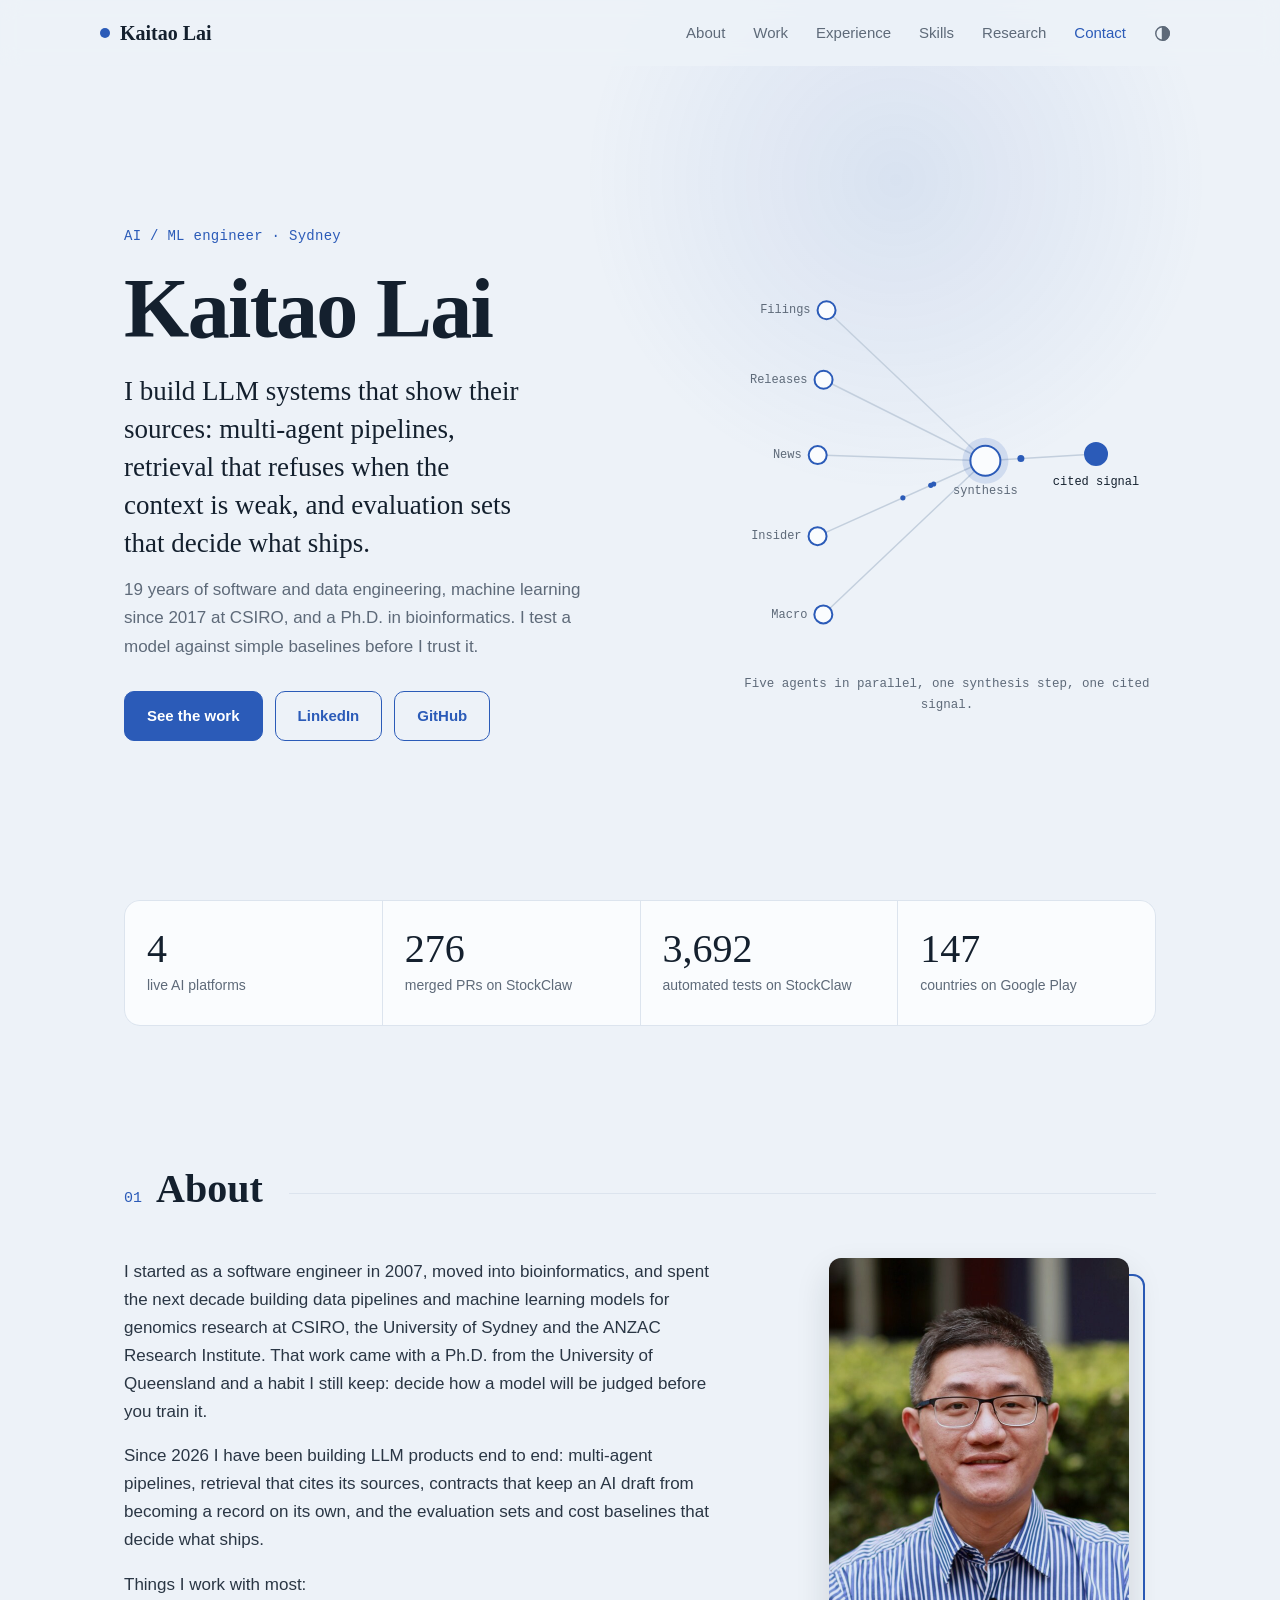
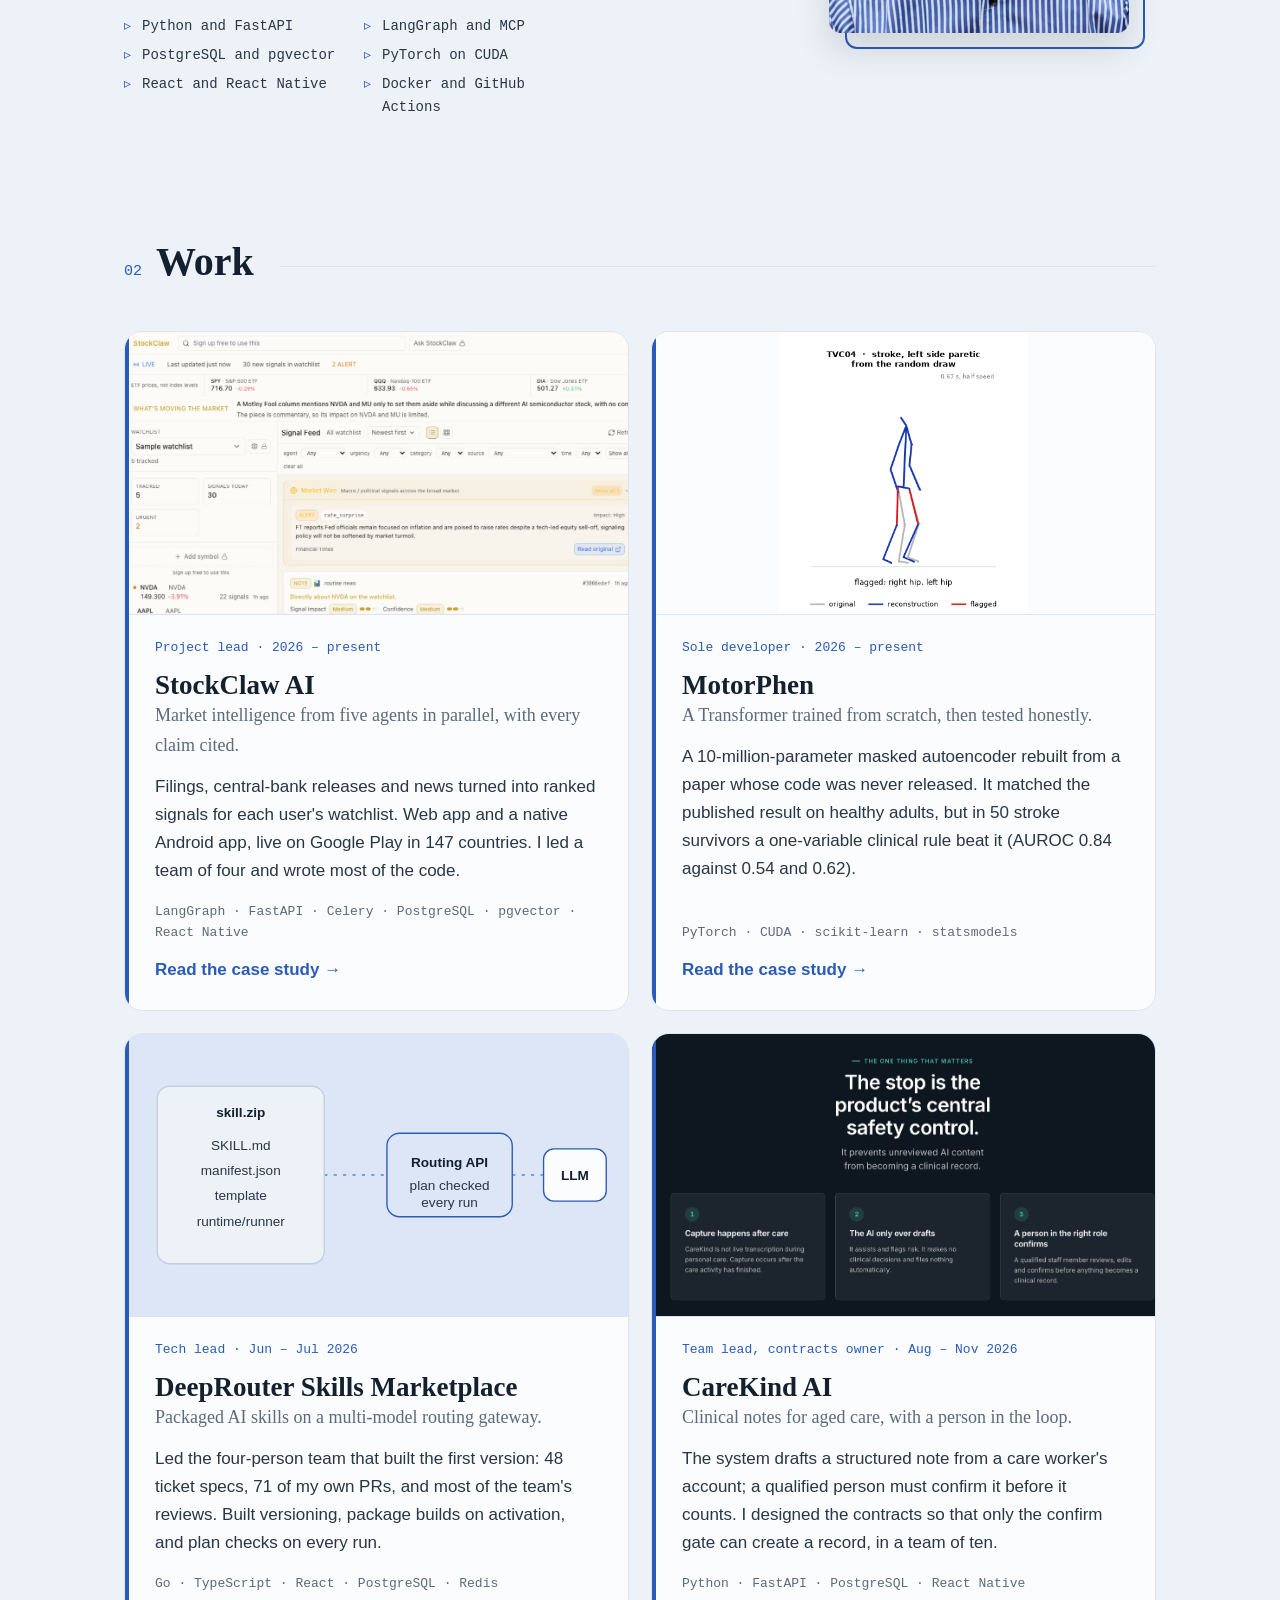
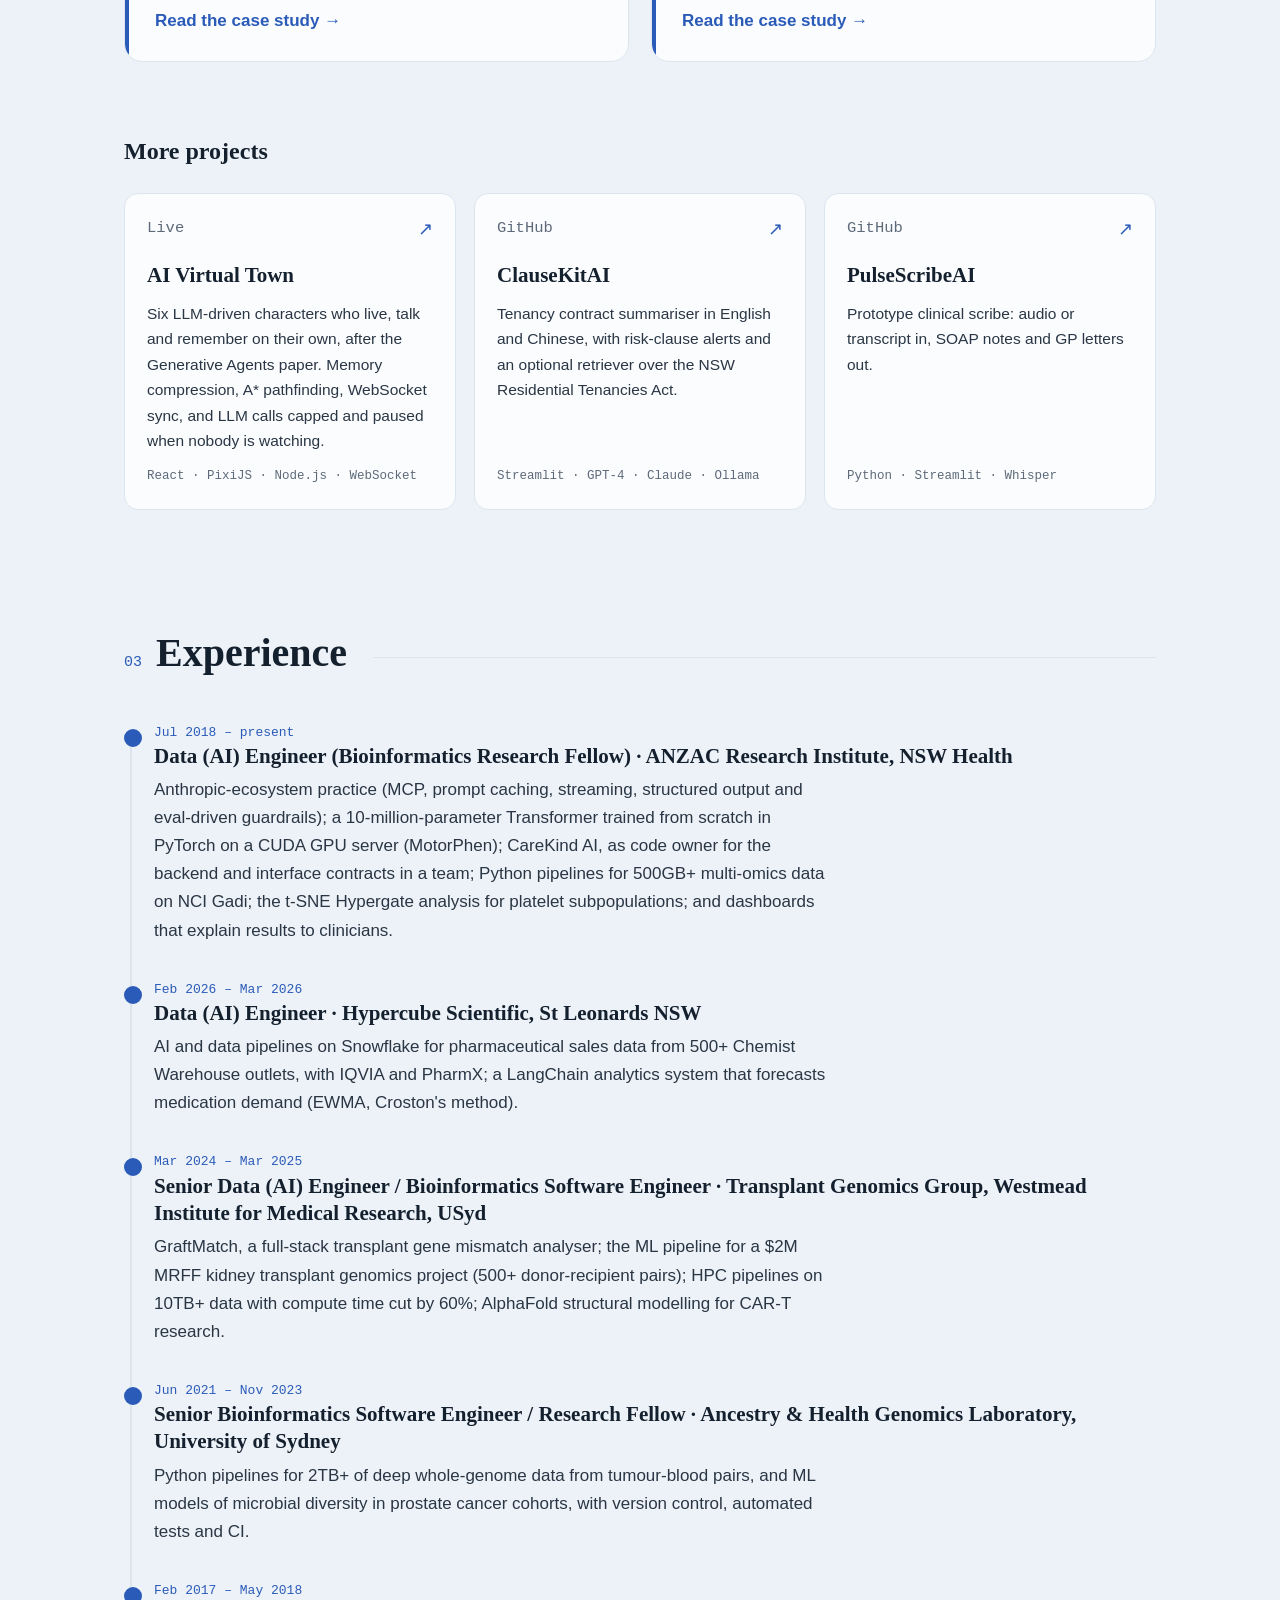
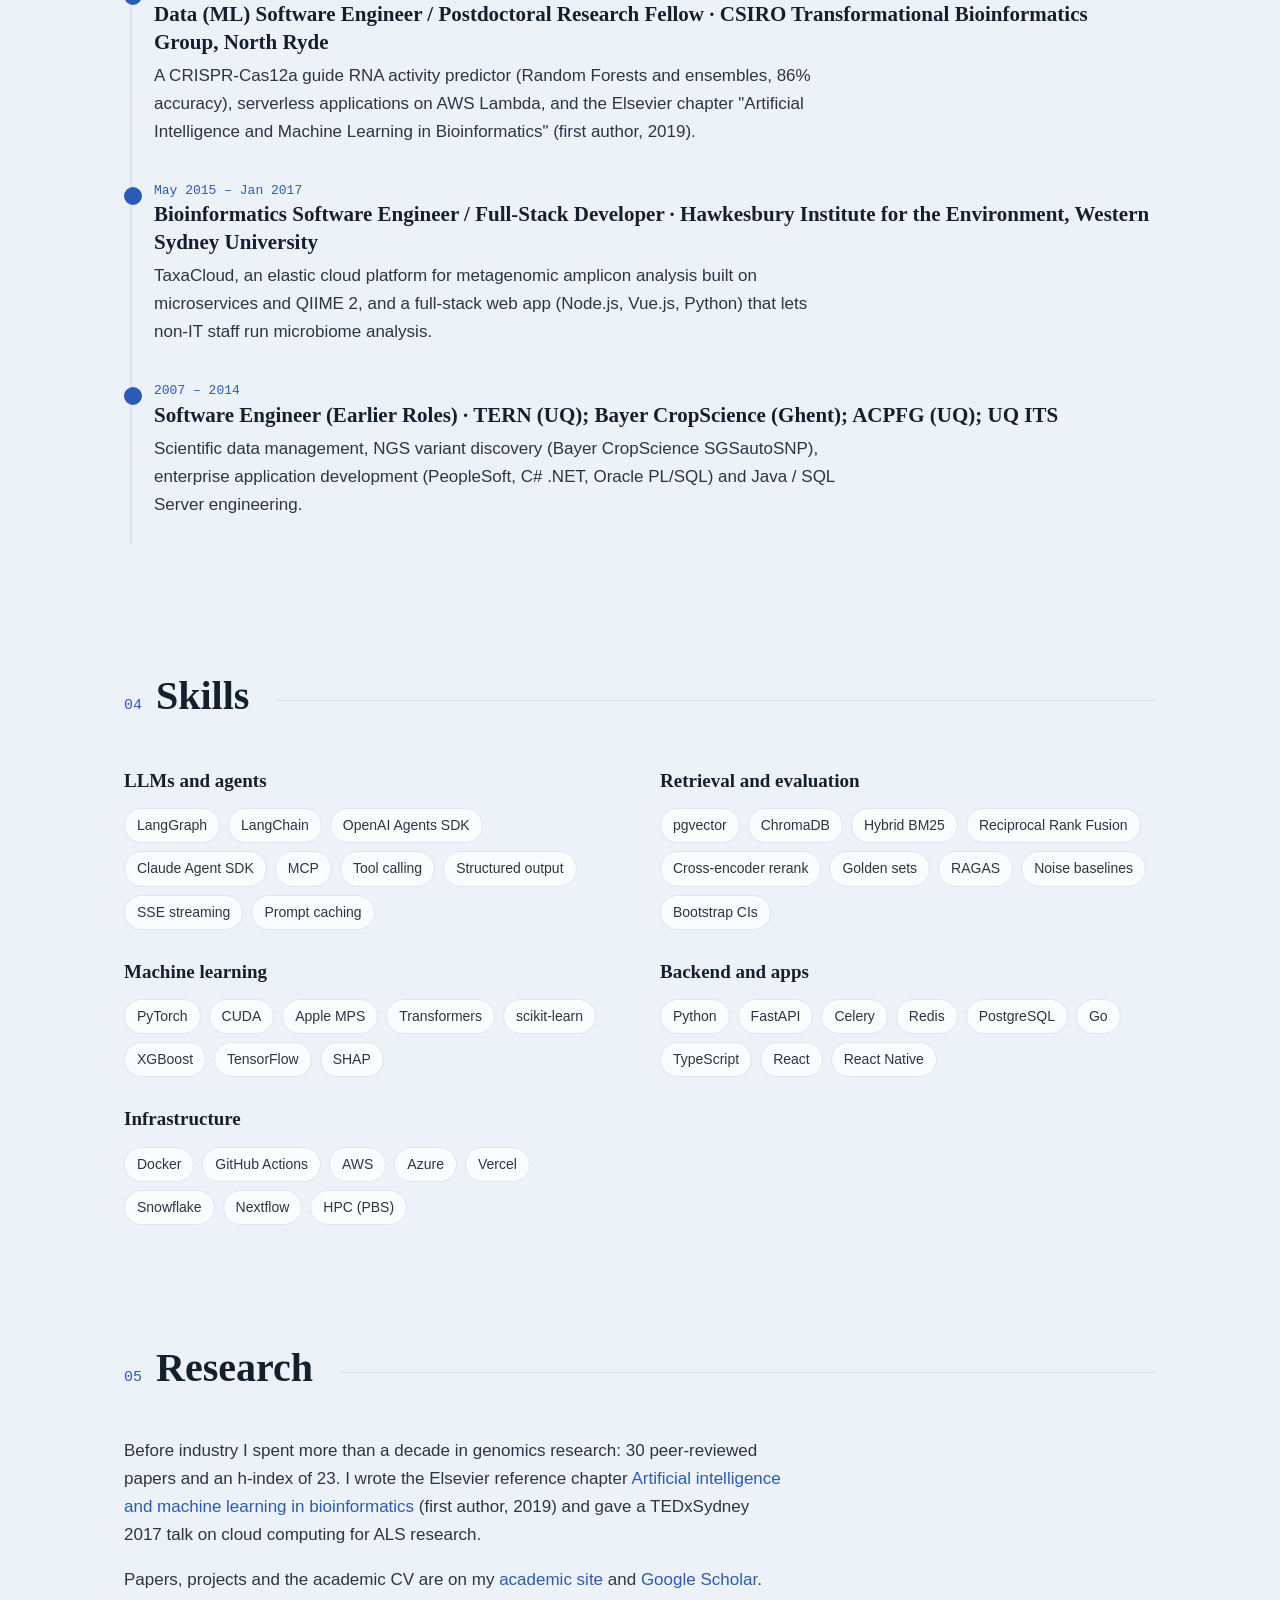
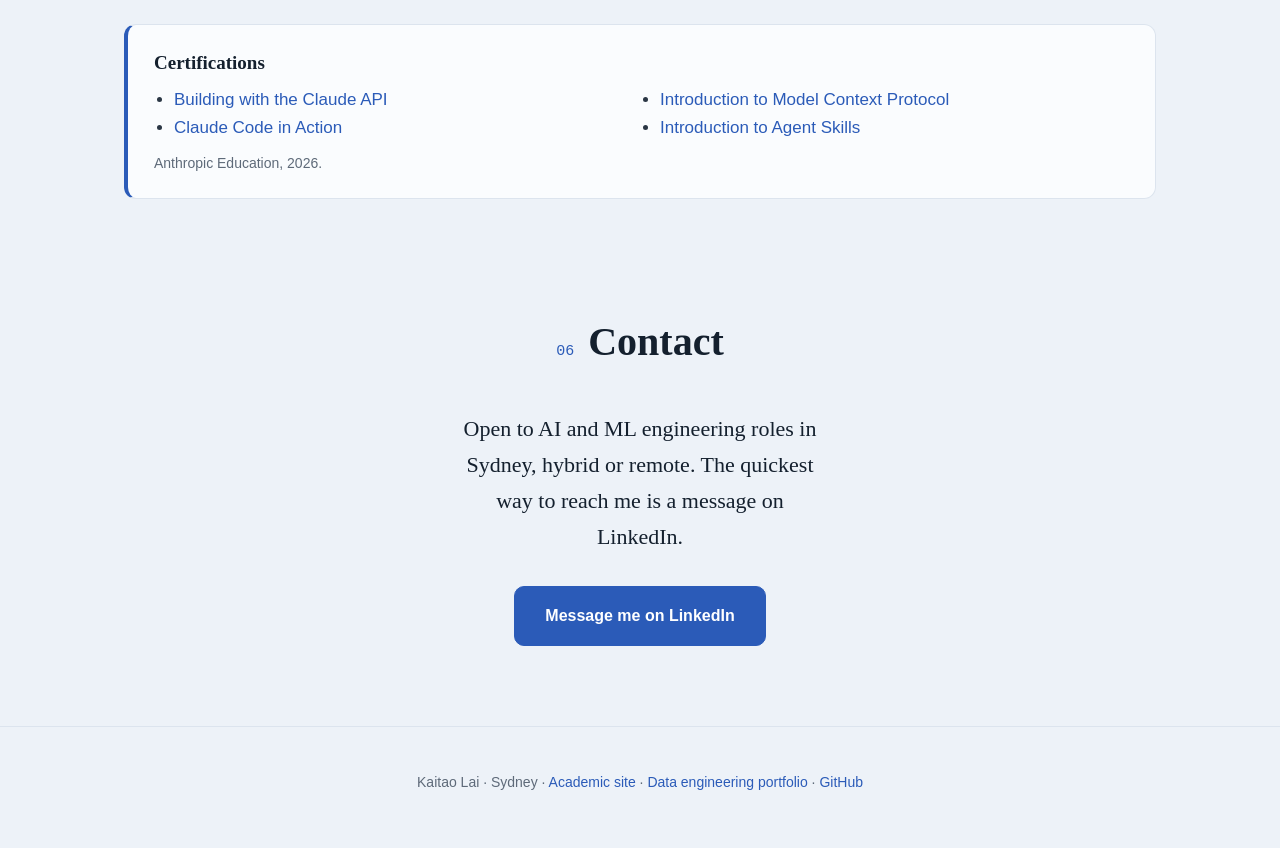
<file: index.html>
<!doctype html>
<html lang="en">
<head>
<meta charset="utf-8">
<meta name="viewport" content="width=device-width, initial-scale=1">
<title>Kaitao Lai | AI / ML engineer</title>
<meta name="description" content="Kaitao Lai, AI / ML engineer in Sydney: multi-agent systems, retrieval with cited sources, and models tested against simple baselines.">
<script>(function(){var p='system';try{p=localStorage.getItem('theme')||'system'}catch(e){}if(p!=='light'&&p!=='dark')p='system';var d=p==='dark'||(p==='system'&&window.matchMedia&&matchMedia('(prefers-color-scheme: dark)').matches);var r=document.documentElement;r.setAttribute('data-pref',p);r.setAttribute('data-theme',d?'dark':'light')})();</script>
<link rel="stylesheet" href="assets/css/style.css?v=12">
</head>
<body>

<div class="spotlight" aria-hidden="true"></div>

<header class="nav" id="nav">
  <a class="brand" href="#top"><span class="dot"></span>Kaitao Lai</a>
  <button class="menu-btn" id="menuBtn" aria-label="Menu" aria-expanded="false"><span></span><span></span></button>
  <nav id="menu">
    <a href="#about">About</a>
    <a href="#work">Work</a>
    <a href="#experience">Experience</a>
    <a href="#skills">Skills</a>
    <a href="#research">Research</a>
    <a href="#contact">Contact</a>
  </nav>
  <button class="theme-btn" id="themeBtn" type="button" aria-label="Colour theme: system" title="Colour theme: system">
    <svg class="i-system" viewBox="0 0 24 24" fill="none" stroke="currentColor" stroke-width="1.8" aria-hidden="true"><circle cx="12" cy="12" r="8.5"/><path d="M12 3.5a8.5 8.5 0 0 1 0 17z" fill="currentColor"/></svg>
    <svg class="i-light" viewBox="0 0 24 24" fill="none" stroke="currentColor" stroke-width="1.8" stroke-linecap="round" aria-hidden="true"><circle cx="12" cy="12" r="4"/><path d="M12 2.5v2.2M12 19.3v2.2M2.5 12h2.2M19.3 12h2.2M5.3 5.3l1.6 1.6M17.1 17.1l1.6 1.6M5.3 18.7l1.6-1.6M17.1 6.9l1.6-1.6"/></svg>
    <svg class="i-dark" viewBox="0 0 24 24" fill="none" stroke="currentColor" stroke-width="1.8" stroke-linejoin="round" aria-hidden="true"><path d="M20 14.5A8 8 0 0 1 9.5 4a8 8 0 1 0 10.5 10.5z"/></svg>
  </button>
</header>

<main id="top">

  <!-- Hero -->
  <section class="hero">
    <div class="hero-text">
      <p class="eyebrow load" style="--i:0">AI / ML engineer · Sydney</p>
      <h1 class="load" style="--i:1">Kaitao Lai</h1>
      <p class="lede load" style="--i:2">I build LLM systems that show their sources: multi-agent pipelines, retrieval that refuses when the context is weak, and evaluation sets that decide what ships.</p>
      <p class="sub load" style="--i:3">19 years of software and data engineering, machine learning since 2017 at CSIRO, and a Ph.D. in bioinformatics. I test a model against simple baselines before I trust it.</p>
      <div class="hero-cta load" style="--i:4">
        <a class="btn" href="#work">See the work</a>
        <a class="btn ghost" href="https://www.linkedin.com/in/kaitaolai/">LinkedIn</a>
        <a class="btn ghost" href="https://github.com/taowis">GitHub</a>
      </div>
    </div>
    <div class="hero-art load" style="--i:2" aria-hidden="true">
      <canvas id="graph"></canvas>
      <p class="art-label">Five agents in parallel, one synthesis step, one cited signal.</p>
    </div>
  </section>

  <!-- Numbers -->
  <section class="stats reveal">
    <div class="stat"><span class="num" data-to="4">0</span><span class="lbl">live AI platforms</span></div>
    <div class="stat"><span class="num" data-to="277">0</span><span class="lbl">merged PRs on StockClaw</span></div>
    <div class="stat"><span class="num" data-to="3700" data-plus="1">0</span><span class="lbl">automated tests on StockClaw</span></div>
    <div class="stat"><span class="num" data-to="147">0</span><span class="lbl">countries on Google Play</span></div>
  </section>

  <!-- About -->
  <section id="about" class="block">
    <h2 class="sec-title reveal"><span class="sec-num">01</span>About</h2>
    <div class="about">
      <div class="about-text reveal">
        <p>I started as a software engineer in 2007, moved into bioinformatics, and spent the next decade building data pipelines and machine learning models for genomics research at CSIRO, the University of Sydney and the ANZAC Research Institute. That work came with a Ph.D. from the University of Queensland and a habit I still keep: decide how a model will be judged before you train it.</p>
        <p>Since 2026 I have been building LLM products end to end: multi-agent pipelines, retrieval that cites its sources, contracts that keep an AI draft from becoming a record on its own, and the evaluation sets and cost baselines that decide what ships.</p>
        <p>Things I work with most:</p>
        <ul class="about-list">
          <li>Python and FastAPI</li><li>LangGraph and MCP</li>
          <li>PostgreSQL and pgvector</li><li>PyTorch on CUDA</li>
          <li>React and React Native</li><li>Docker and GitHub Actions</li>
        </ul>
      </div>
      <div class="portrait reveal">
        <div class="portrait-frame">
          <img src="assets/img/kaitao.jpg" alt="Kaitao Lai" width="600" height="900">
        </div>
      </div>
    </div>
  </section>

  <!-- Featured work -->
  <section id="work" class="block">
    <h2 class="sec-title reveal"><span class="sec-num">02</span>Work</h2>

    <div class="features">
      <a class="feature reveal" href="stockclaw/">
        <div class="media"><img src="assets/img/stockclaw.jpg" alt="StockClaw signal feed: watchlist, market wire alert and source-cited signals" loading="lazy"></div>
        <p class="kicker">Project lead · 2026 – present</p>
        <h3>StockClaw AI</h3>
        <p class="tagline">Market intelligence from five agents in parallel, with every claim cited.</p>
        <p>Filings, central-bank releases and news turned into ranked signals for each user's watchlist. Web app and a native Android app, live on Google Play in 147 countries. I led a team of four and wrote most of the code.</p>
        <p class="tech">LangGraph · FastAPI · Celery · PostgreSQL · pgvector · React Native</p>
        <p class="more">Read the case study <span>→</span></p>
      </a>

      <a class="feature reveal" href="motorphen/">
        <div class="media contain"><img src="assets/img/motorphen-walk.gif" alt="Animated stick figure of a stroke survivor walking: recorded pose in grey, model reconstruction in blue, flagged hips in red" loading="lazy"></div>
        <p class="kicker">Sole developer · 2026 – present</p>
        <h3>MotorPhen</h3>
        <p class="tagline">A Transformer trained from scratch, then tested honestly.</p>
        <p>A 10-million-parameter masked autoencoder rebuilt from a paper whose code was never released. It matched the published result on healthy adults, but in 50 stroke survivors a one-variable clinical rule beat it (AUROC 0.84 against 0.54 and 0.62).</p>
        <p class="tech">PyTorch · CUDA · scikit-learn · statsmodels</p>
        <p class="more">Read the case study <span>→</span></p>
      </a>

      <a class="feature reveal" href="deeprouter/">
        <div class="media">
          <svg viewBox="0 0 480 270" role="img" aria-label="A skill package with SKILL.md, manifest, template and runner calls the routing API, which checks the user's plan before calling a model.">
            <rect width="480" height="270" fill="var(--accent-soft)"/>
            <g class="edge"><path d="M190 135 L250 135"/><path d="M370 135 L400 135"/></g>
            <g class="box">
              <rect x="30" y="50" width="160" height="170" rx="12"/>
              <text x="110" y="76" class="b">skill.zip</text>
              <text x="110" y="108">SKILL.md</text><text x="110" y="132">manifest.json</text><text x="110" y="156">template</text><text x="110" y="180">runtime/runner</text>
            </g>
            <g class="box key"><rect x="250" y="95" width="120" height="80" rx="12"/><text x="310" y="124" class="b">Routing API</text><text x="310" y="146">plan checked</text><text x="310" y="162">every run</text></g>
            <g class="box agent"><rect x="400" y="110" width="60" height="50" rx="10"/><text x="430" y="136" class="b">LLM</text></g>
          </svg>
        </div>
        <p class="kicker">Tech lead · Jun – Jul 2026</p>
        <h3>DeepRouter Skills Marketplace</h3>
        <p class="tagline">Packaged AI skills on a multi-model routing gateway.</p>
        <p>Led the four-person team that built the first version: 48 ticket specs, 71 of my own PRs, and most of the team's reviews. Built versioning, package builds on activation, and plan checks on every run.</p>
        <p class="tech">Go · TypeScript · React · PostgreSQL · Redis</p>
        <p class="more">Read the case study <span>→</span></p>
      </a>

      <a class="feature reveal" href="carekind/">
        <div class="media"><img src="assets/img/carekind.jpg" alt="CareKind website: the stop is the product's central safety control" loading="lazy"></div>
        <p class="kicker">Team lead, contracts owner · Aug – Nov 2026</p>
        <h3>CareKind AI</h3>
        <p class="tagline">Clinical notes for aged care, with a person in the loop.</p>
        <p>The system drafts a structured note from a care worker's account; a qualified person must confirm it before it counts. I designed the contracts so that only the confirm gate can create a record, in a team of ten.</p>
        <p class="tech">Python · FastAPI · PostgreSQL · React Native</p>
        <p class="more">Read the case study <span>→</span></p>
      </a>
    </div>

    <h3 class="sub-title reveal">More projects</h3>
    <div class="cards">
      <a class="card reveal" href="https://virtual-town.com/">
        <p class="card-top"><span>Live</span><span class="arrow">↗</span></p>
        <h4>AI Virtual Town</h4>
        <p>Six LLM-driven characters who live, talk and remember on their own, after the Generative Agents paper. Memory compression, A* pathfinding, WebSocket sync, and LLM calls capped and paused when nobody is watching.</p>
        <p class="tech">React · PixiJS · Node.js · WebSocket</p>
      </a>
      <a class="card reveal" href="https://github.com/taowis/ClauseKitAI">
        <p class="card-top"><span>GitHub</span><span class="arrow">↗</span></p>
        <h4>ClauseKitAI</h4>
        <p>Tenancy contract summariser in English and Chinese, with risk-clause alerts and an optional retriever over the NSW Residential Tenancies Act.</p>
        <p class="tech">Streamlit · GPT-4 · Claude · Ollama</p>
      </a>
      <a class="card reveal" href="https://github.com/taowis/PulseScribeAI">
        <p class="card-top"><span>GitHub</span><span class="arrow">↗</span></p>
        <h4>PulseScribeAI</h4>
        <p>Prototype clinical scribe: audio or transcript in, SOAP notes and GP letters out.</p>
        <p class="tech">Python · Streamlit · Whisper</p>
      </a>
    </div>
  </section>

  <!-- Experience -->
  <section id="experience" class="block">
    <h2 class="sec-title reveal"><span class="sec-num">03</span>Experience</h2>
    <ol class="timeline">
      <li class="reveal">
        <p class="when">Jul 2018 – present</p>
        <h3>Data (AI) Engineer (Bioinformatics Research Fellow) · ANZAC Research Institute, NSW Health</h3>
        <p>Anthropic-ecosystem practice (MCP, prompt caching, streaming, structured output and eval-driven guardrails); a 10-million-parameter Transformer trained from scratch in PyTorch on a CUDA GPU server (MotorPhen); CareKind AI, as code owner for the backend and interface contracts in a team; Python pipelines for 500GB+ multi-omics data on NCI Gadi; the t-SNE Hypergate analysis for platelet subpopulations; and dashboards that explain results to clinicians.</p>
      </li>
      <li class="reveal">
        <p class="when">Feb 2026 – Mar 2026</p>
        <h3>Data (AI) Engineer · Hypercube Scientific, St Leonards NSW</h3>
        <p>AI and data pipelines on Snowflake for pharmaceutical sales data from 500+ Chemist Warehouse outlets, with IQVIA and PharmX; a LangChain analytics system that forecasts medication demand (EWMA, Croston's method).</p>
      </li>
      <li class="reveal">
        <p class="when">Mar 2024 – Mar 2025</p>
        <h3>Senior Data (AI) Engineer / Bioinformatics Software Engineer · Transplant Genomics Group, Westmead Institute for Medical Research, USyd</h3>
        <p>GraftMatch, a full-stack transplant gene mismatch analyser; the ML pipeline for a $2M MRFF kidney transplant genomics project (500+ donor-recipient pairs); HPC pipelines on 10TB+ data with compute time cut by 60%; AlphaFold structural modelling for CAR-T research.</p>
      </li>
      <li class="reveal">
        <p class="when">Jun 2021 – Nov 2023</p>
        <h3>Senior Bioinformatics Software Engineer / Research Fellow · Ancestry &amp; Health Genomics Laboratory, University of Sydney</h3>
        <p>Python pipelines for 2TB+ of deep whole-genome data from tumour-blood pairs, and ML models of microbial diversity in prostate cancer cohorts, with version control, automated tests and CI.</p>
      </li>
      <li class="reveal">
        <p class="when">Feb 2017 – May 2018</p>
        <h3>Data (ML) Software Engineer / Postdoctoral Research Fellow · CSIRO Transformational Bioinformatics Group, North Ryde</h3>
        <p>A CRISPR-Cas12a guide RNA activity predictor (Random Forests and ensembles, 86% accuracy), serverless applications on AWS Lambda, and the Elsevier chapter "Artificial Intelligence and Machine Learning in Bioinformatics" (first author, 2019).</p>
      </li>
      <li class="reveal">
        <p class="when">May 2015 – Jan 2017</p>
        <h3>Bioinformatics Software Engineer / Full-Stack Developer · Hawkesbury Institute for the Environment, Western Sydney University</h3>
        <p>TaxaCloud, an elastic cloud platform for metagenomic amplicon analysis built on microservices and QIIME 2, and a full-stack web app (Node.js, Vue.js, Python) that lets non-IT staff run microbiome analysis.</p>
      </li>
      <li class="reveal">
        <p class="when">2007 – 2014</p>
        <h3>Software Engineer (Earlier Roles) · TERN (UQ); Bayer CropScience (Ghent); ACPFG (UQ); UQ ITS</h3>
        <p>Scientific data management, NGS variant discovery (Bayer CropScience SGSautoSNP), enterprise application development (PeopleSoft, C# .NET, Oracle PL/SQL) and Java / SQL Server engineering.</p>
      </li>
    </ol>
  </section>

  <!-- Skills -->
  <section id="skills" class="block">
    <h2 class="sec-title reveal"><span class="sec-num">04</span>Skills</h2>
    <div class="skills">
      <div class="skill-group reveal">
        <h3>LLMs and agents</h3>
        <p class="chips"><span>LangGraph</span><span>LangChain</span><span>OpenAI Agents SDK</span><span>Claude Agent SDK</span><span>MCP</span><span>Tool calling</span><span>Structured output</span><span>SSE streaming</span><span>Prompt caching</span></p>
      </div>
      <div class="skill-group reveal">
        <h3>Retrieval and evaluation</h3>
        <p class="chips"><span>pgvector</span><span>ChromaDB</span><span>Hybrid BM25</span><span>Reciprocal Rank Fusion</span><span>Cross-encoder rerank</span><span>Golden sets</span><span>RAGAS</span><span>Noise baselines</span><span>Bootstrap CIs</span></p>
      </div>
      <div class="skill-group reveal">
        <h3>Machine learning</h3>
        <p class="chips"><span>PyTorch</span><span>CUDA</span><span>Apple MPS</span><span>Transformers</span><span>scikit-learn</span><span>XGBoost</span><span>TensorFlow</span><span>SHAP</span></p>
      </div>
      <div class="skill-group reveal">
        <h3>Backend and apps</h3>
        <p class="chips"><span>Python</span><span>FastAPI</span><span>Celery</span><span>Redis</span><span>PostgreSQL</span><span>Go</span><span>TypeScript</span><span>React</span><span>React Native</span></p>
      </div>
      <div class="skill-group reveal">
        <h3>Infrastructure</h3>
        <p class="chips"><span>Docker</span><span>GitHub Actions</span><span>AWS</span><span>Azure</span><span>Vercel</span><span>Snowflake</span><span>Nextflow</span><span>HPC (PBS)</span></p>
      </div>
    </div>
  </section>

  <!-- Research -->
  <section id="research" class="block">
    <h2 class="sec-title reveal"><span class="sec-num">05</span>Research</h2>
    <div class="research reveal">
      <p>Before industry I spent more than a decade in genomics research: 30 peer-reviewed papers and an h-index of 23. I wrote the Elsevier reference chapter <a href="https://doi.org/10.1016/B978-0-12-809633-8.20325-7">Artificial intelligence and machine learning in bioinformatics</a> (first author, 2019) and gave a TEDxSydney 2017 talk on cloud computing for ALS research.</p>
      <p>Papers, projects and the academic CV are on my <a href="https://kaitaolai.github.io/">academic site</a> and <a href="https://scholar.google.com/citations?user=ewQhhiMAAAAJ&hl=en">Google Scholar</a>.</p>
    </div>
    <div class="certs reveal">
      <h3>Certifications</h3>
      <ul>
        <li><a href="https://verify.skilljar.com/c/z7ii4zsfxa3i">Building with the Claude API</a></li>
        <li><a href="https://verify.skilljar.com/c/6hev3sp5tgia">Claude Code in Action</a></li>
        <li><a href="https://verify.skilljar.com/c/vtujpnoineog">Introduction to Model Context Protocol</a></li>
        <li><a href="https://verify.skilljar.com/c/45dwuhk69ho9">Introduction to Agent Skills</a></li>
      </ul>
      <p class="muted">Anthropic Education, 2026.</p>
    </div>
  </section>

  <!-- Contact -->
  <section id="contact" class="block contact reveal">
    <h2 class="sec-title"><span class="sec-num">06</span>Contact</h2>
    <p class="contact-line">Open to AI and ML engineering roles in Sydney, hybrid or remote. The quickest way to reach me is a message on LinkedIn.</p>
    <a class="btn big" href="https://www.linkedin.com/in/kaitaolai/">Message me on LinkedIn</a>
  </section>

</main>

<footer class="foot">
  <p>Kaitao Lai · Sydney · <a href="https://kaitaolai.github.io/">Academic site</a> · <a href="https://kaitaolai.github.io/data/">Data engineering portfolio</a> · <a href="https://github.com/taowis">GitHub</a></p>
</footer>

<script src="assets/js/main.js?v=12"></script>
</body>
</html>
</file>
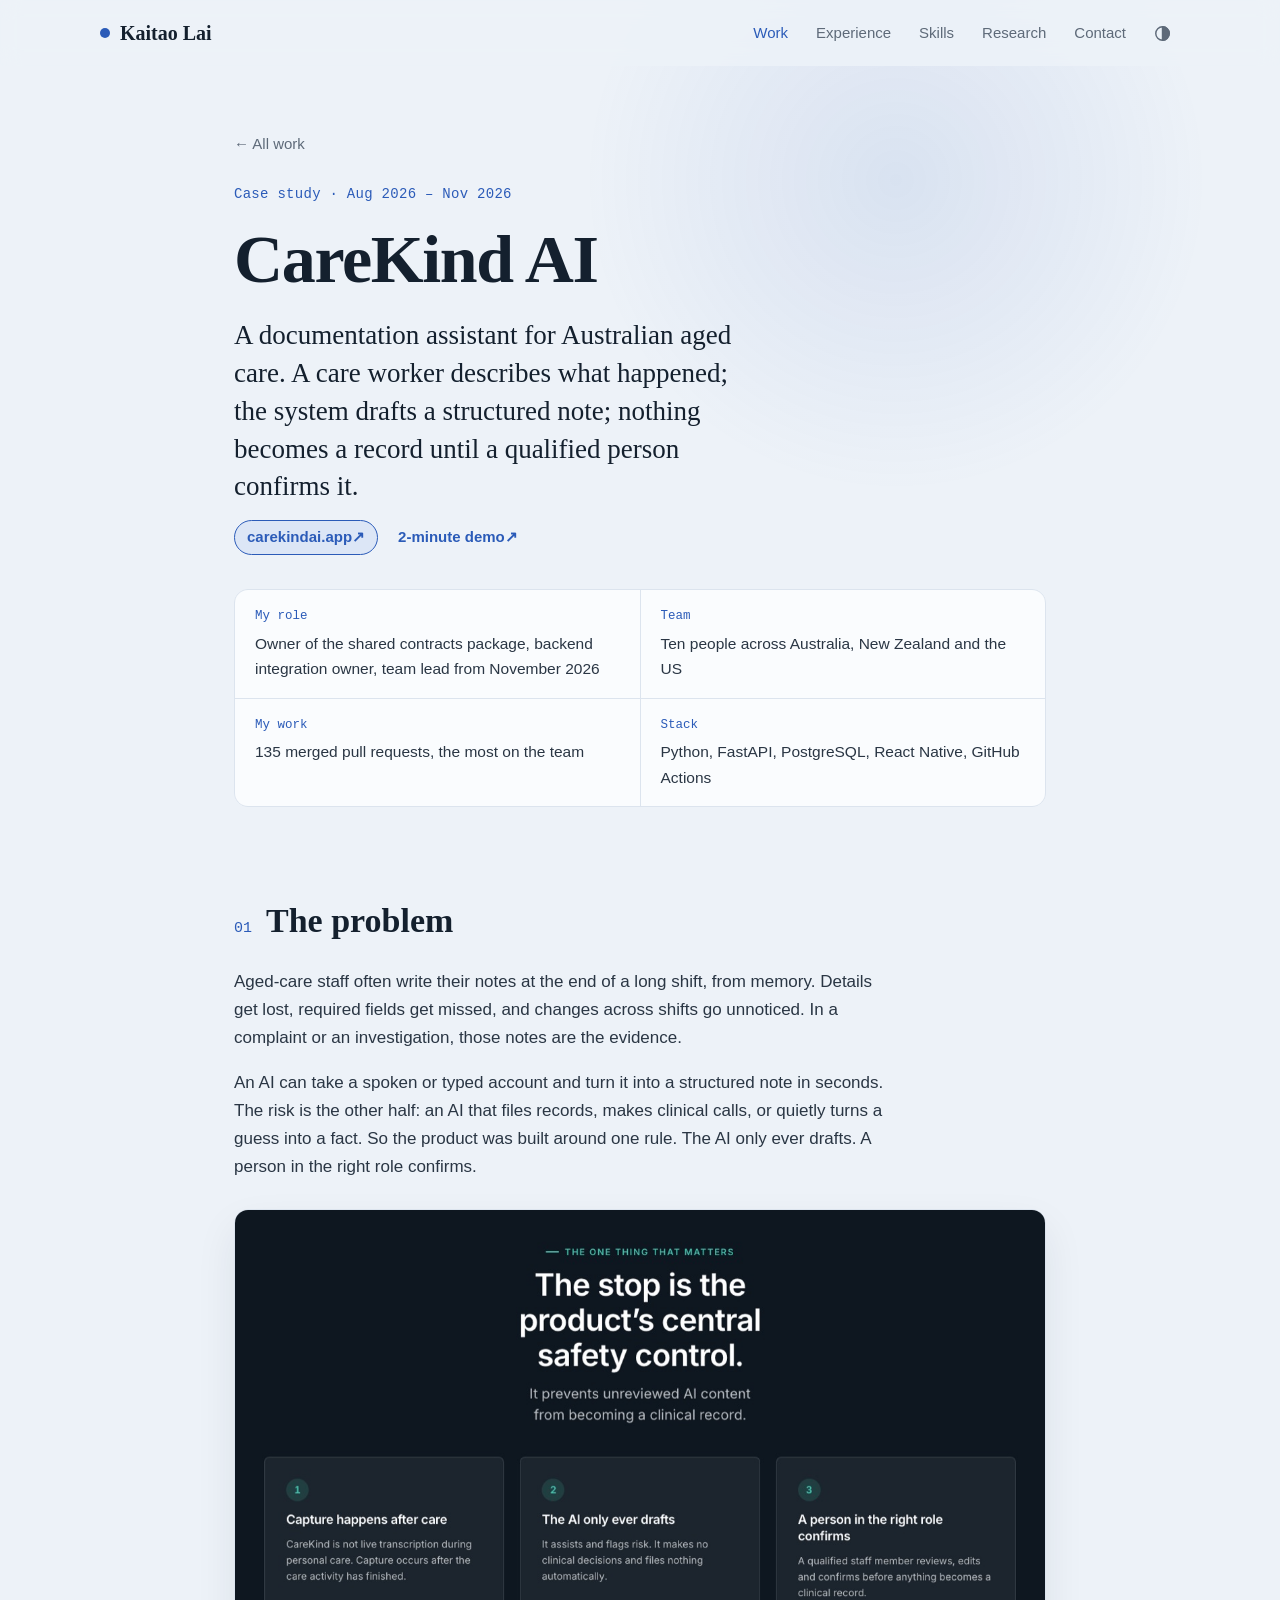
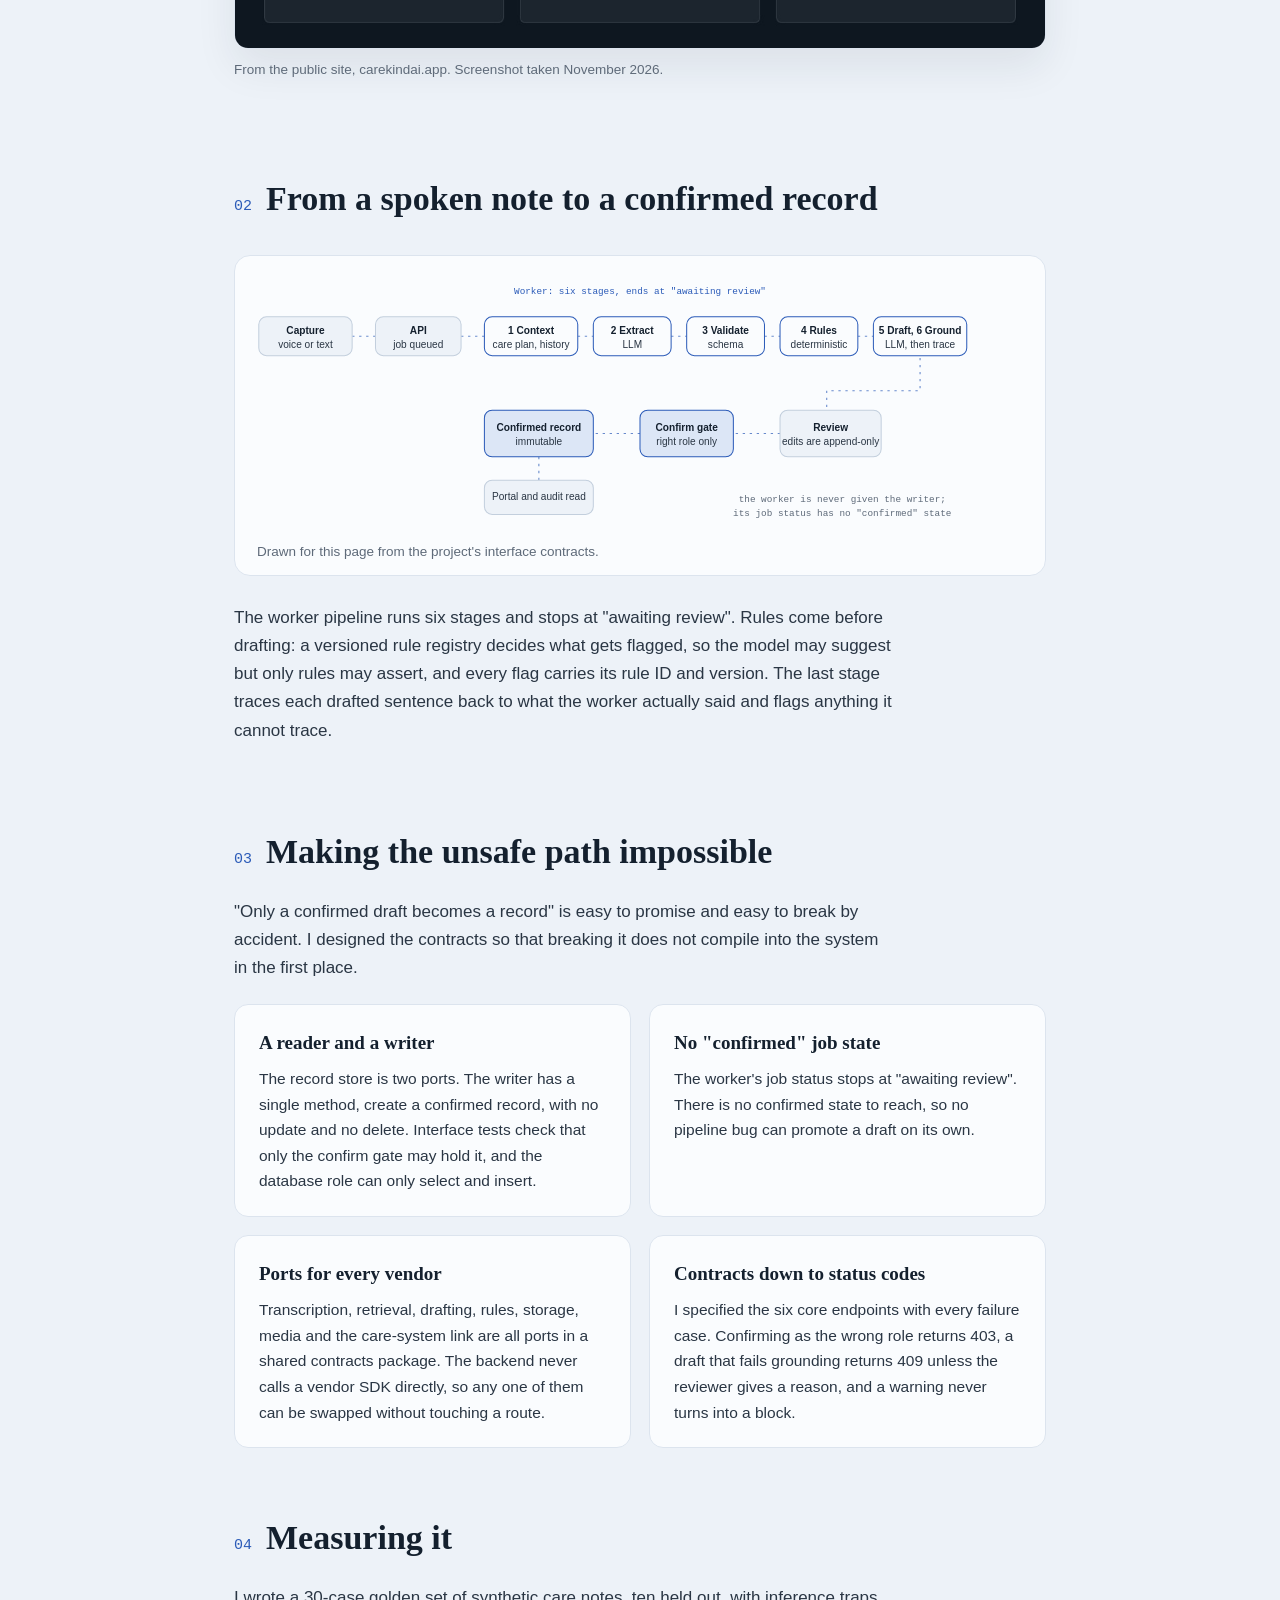
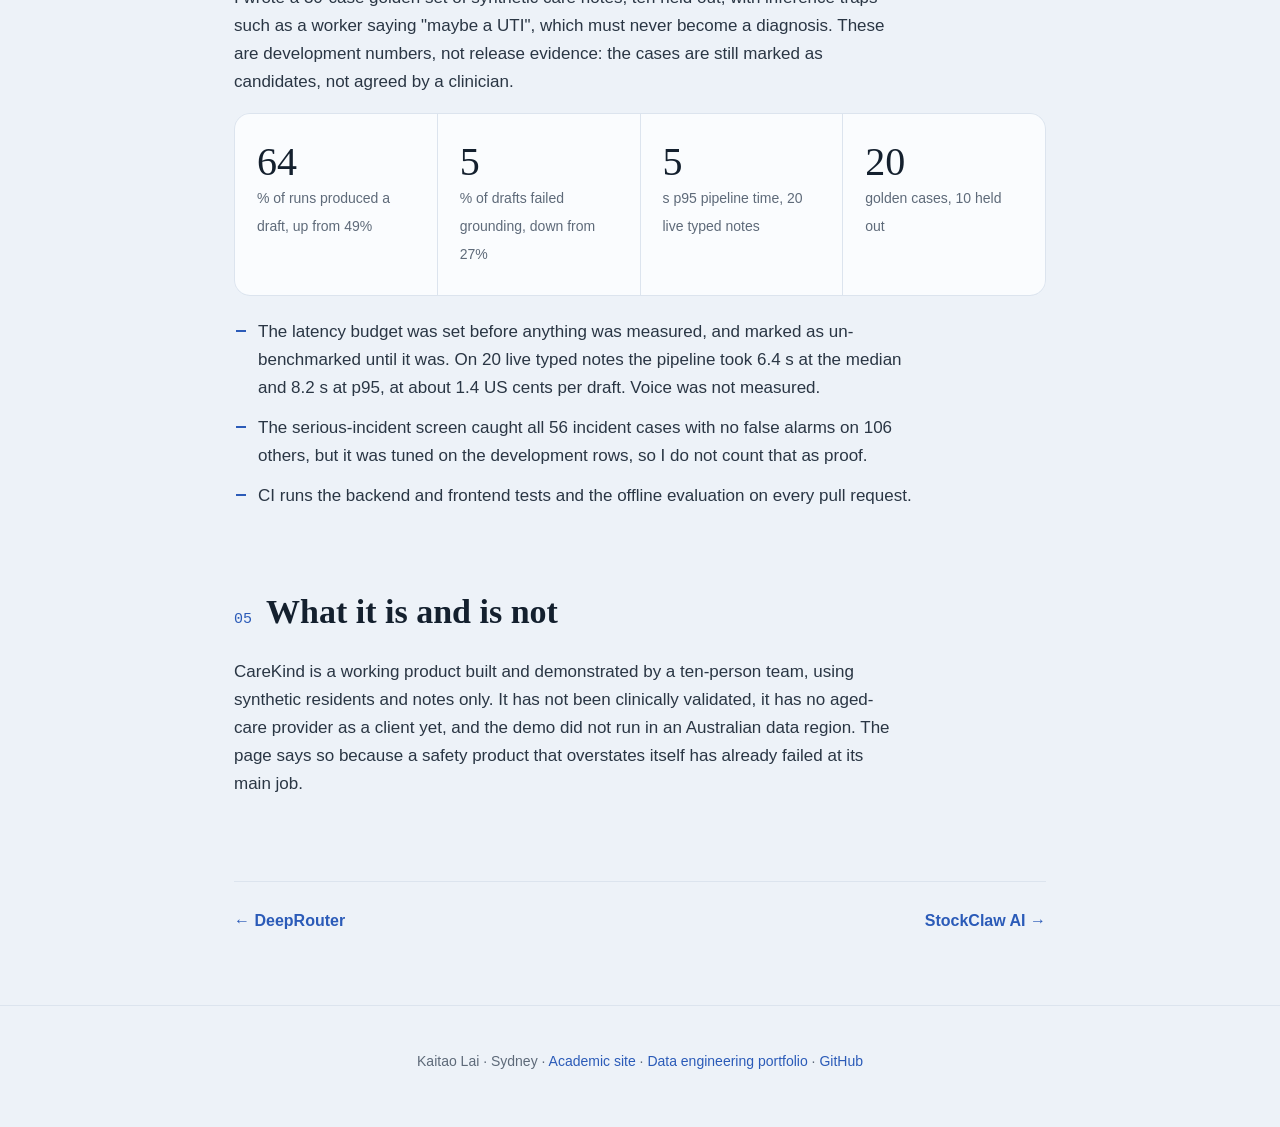
<file: carekind/index.html>
<!doctype html>
<html lang="en">
<head>
<meta charset="utf-8">
<meta name="viewport" content="width=device-width, initial-scale=1">
<title>CareKind AI | Kaitao Lai</title>
<meta name="description" content="Case study: CareKind AI, a documentation assistant for aged care where an AI draft cannot become a record until a qualified person confirms it.">
<script>(function(){var p='system';try{p=localStorage.getItem('theme')||'system'}catch(e){}if(p!=='light'&&p!=='dark')p='system';var d=p==='dark'||(p==='system'&&window.matchMedia&&matchMedia('(prefers-color-scheme: dark)').matches);var r=document.documentElement;r.setAttribute('data-pref',p);r.setAttribute('data-theme',d?'dark':'light')})();</script>
<link rel="stylesheet" href="../assets/css/style.css?v=8">
</head>
<body class="case">

<div class="spotlight" aria-hidden="true"></div>

<header class="nav" id="nav">
  <a class="brand" href="../"><span class="dot"></span>Kaitao Lai</a>
  <button class="menu-btn" id="menuBtn" aria-label="Menu" aria-expanded="false"><span></span><span></span></button>
  <nav id="menu">
    <a class="active" href="../#work">Work</a>
    <a href="../#experience">Experience</a>
    <a href="../#skills">Skills</a>
    <a href="../#research">Research</a>
    <a href="../#contact">Contact</a>
  </nav>
  <button class="theme-btn" id="themeBtn" type="button" aria-label="Colour theme: system" title="Colour theme: system">
    <svg class="i-system" viewBox="0 0 24 24" fill="none" stroke="currentColor" stroke-width="1.8" aria-hidden="true"><circle cx="12" cy="12" r="8.5"/><path d="M12 3.5a8.5 8.5 0 0 1 0 17z" fill="currentColor"/></svg>
    <svg class="i-light" viewBox="0 0 24 24" fill="none" stroke="currentColor" stroke-width="1.8" stroke-linecap="round" aria-hidden="true"><circle cx="12" cy="12" r="4"/><path d="M12 2.5v2.2M12 19.3v2.2M2.5 12h2.2M19.3 12h2.2M5.3 5.3l1.6 1.6M17.1 17.1l1.6 1.6M5.3 18.7l1.6-1.6M17.1 6.9l1.6-1.6"/></svg>
    <svg class="i-dark" viewBox="0 0 24 24" fill="none" stroke="currentColor" stroke-width="1.8" stroke-linejoin="round" aria-hidden="true"><path d="M20 14.5A8 8 0 0 1 9.5 4a8 8 0 1 0 10.5 10.5z"/></svg>
  </button>
</header>

<main>

  <section class="case-hero">
    <a class="back load" style="--i:0" href="../#work"><span>←</span> All work</a>
    <p class="eyebrow load" style="--i:1">Case study · Aug 2026 – Nov 2026</p>
    <h1 class="load" style="--i:2">CareKind AI</h1>
    <p class="lede load" style="--i:3">A documentation assistant for Australian aged care. A care worker describes what happened; the system drafts a structured note; nothing becomes a record until a qualified person confirms it.</p>
    <p class="links load" style="--i:4"><a class="primary" href="https://carekindai.app/">carekindai.app</a><a href="https://youtu.be/Wnu3o-oVmF0">2-minute demo</a></p>

    <dl class="meta load" style="--i:5">
      <div><dt>My role</dt><dd>Owner of the shared contracts package, backend integration owner, team lead from November 2026</dd></div>
      <div><dt>Team</dt><dd>Ten people across Australia, New Zealand and the US</dd></div>
      <div><dt>My work</dt><dd>135 merged pull requests, the most on the team</dd></div>
      <div><dt>Stack</dt><dd>Python, FastAPI, PostgreSQL, React Native, GitHub Actions</dd></div>
    </dl>
  </section>

  <section class="case-sec reveal">
    <h2><span class="sec-num">01</span>The problem</h2>
    <p>Aged-care staff often write their notes at the end of a long shift, from memory. Details get lost, required fields get missed, and changes across shifts go unnoticed. In a complaint or an investigation, those notes are the evidence.</p>
    <p>An AI can take a spoken or typed account and turn it into a structured note in seconds. The risk is the other half: an AI that files records, makes clinical calls, or quietly turns a guess into a fact. So the product was built around one rule. The AI only ever drafts. A person in the right role confirms.</p>
    <figure class="shot">
      <img src="../assets/img/carekind.jpg" alt="CareKind website section: the stop is the product's central safety control. Capture happens after care; the AI only ever drafts; a person in the right role confirms." loading="lazy">
      <figcaption>From the public site, carekindai.app. Screenshot taken November 2026.</figcaption>
    </figure>
  </section>

  <section class="case-sec reveal">
    <h2><span class="sec-num">02</span>From a spoken note to a confirmed record</h2>
    <figure class="diagram">
      <div class="diagram-scroll">
      <svg viewBox="0 0 1000 330" role="img" aria-label="A capture goes to the API and a job queue; the worker runs six stages and stops at awaiting review; the reviewer edits and confirms; only the confirm gate holds the writer that creates a confirmed record.">
        <g class="grp"><text x="500" y="22">Worker: six stages, ends at "awaiting review"</text></g>
        <g class="edge">
          <path d="M130 80 L160 80"/><path d="M270 80 L300 80"/>
          <path d="M420 80 L440 80"/><path d="M540 80 L560 80"/><path d="M660 80 L680 80"/><path d="M780 80 L800 80"/>
          <path d="M860 108 L860 150 L740 150 L740 175"/>
          <path d="M680 205 L620 205"/><path d="M500 205 L440 205"/>
          <path d="M370 235 L370 265"/>
        </g>
        <g class="box">
          <rect x="10" y="55" width="120" height="50" rx="10"/><text x="70" y="74" class="b">Capture</text><text x="70" y="92">voice or text</text>
          <rect x="160" y="55" width="110" height="50" rx="10"/><text x="215" y="74" class="b">API</text><text x="215" y="92">job queued</text>
        </g>
        <g class="box agent">
          <rect x="300" y="55" width="120" height="50" rx="10"/><text x="360" y="74" class="b">1 Context</text><text x="360" y="92">care plan, history</text>
          <rect x="440" y="55" width="100" height="50" rx="10"/><text x="490" y="74" class="b">2 Extract</text><text x="490" y="92">LLM</text>
          <rect x="560" y="55" width="100" height="50" rx="10"/><text x="610" y="74" class="b">3 Validate</text><text x="610" y="92">schema</text>
          <rect x="680" y="55" width="100" height="50" rx="10"/><text x="730" y="74" class="b">4 Rules</text><text x="730" y="92">deterministic</text>
          <rect x="800" y="55" width="120" height="50" rx="10"/><text x="860" y="74" class="b">5 Draft, 6 Ground</text><text x="860" y="92">LLM, then trace</text>
        </g>
        <g class="box">
          <rect x="680" y="175" width="130" height="60" rx="10"/><text x="745" y="198" class="b">Review</text><text x="745" y="217">edits are append-only</text>
        </g>
        <g class="box key">
          <rect x="500" y="175" width="120" height="60" rx="10"/><text x="560" y="198" class="b">Confirm gate</text><text x="560" y="217">right role only</text>
        </g>
        <g class="box key">
          <rect x="300" y="175" width="140" height="60" rx="10"/><text x="370" y="198" class="b">Confirmed record</text><text x="370" y="217">immutable</text>
        </g>
        <g class="box">
          <rect x="300" y="265" width="140" height="44" rx="10"/><text x="370" y="287">Portal and audit read</text>
        </g>
        <text class="note" x="760" y="290">the worker is never given the writer;</text>
        <text class="note" x="760" y="308">its job status has no "confirmed" state</text>
      </svg>
      </div>
      <figcaption>Drawn for this page from the project's interface contracts.</figcaption>
    </figure>
    <p>The worker pipeline runs six stages and stops at "awaiting review". Rules come before drafting: a versioned rule registry decides what gets flagged, so the model may suggest but only rules may assert, and every flag carries its rule ID and version. The last stage traces each drafted sentence back to what the worker actually said and flags anything it cannot trace.</p>
  </section>

  <section class="case-sec reveal">
    <h2><span class="sec-num">03</span>Making the unsafe path impossible</h2>
    <p>"Only a confirmed draft becomes a record" is easy to promise and easy to break by accident. I designed the contracts so that breaking it does not compile into the system in the first place.</p>
    <div class="decisions">
      <div class="decision reveal">
        <h3>A reader and a writer</h3>
        <p>The record store is two ports. The writer has a single method, create a confirmed record, with no update and no delete. Interface tests check that only the confirm gate may hold it, and the database role can only select and insert.</p>
      </div>
      <div class="decision reveal">
        <h3>No "confirmed" job state</h3>
        <p>The worker's job status stops at "awaiting review". There is no confirmed state to reach, so no pipeline bug can promote a draft on its own.</p>
      </div>
      <div class="decision reveal">
        <h3>Ports for every vendor</h3>
        <p>Transcription, retrieval, drafting, rules, storage, media and the care-system link are all ports in a shared contracts package. The backend never calls a vendor SDK directly, so any one of them can be swapped without touching a route.</p>
      </div>
      <div class="decision reveal">
        <h3>Contracts down to status codes</h3>
        <p>I specified the six core endpoints with every failure case. Confirming as the wrong role returns 403, a draft that fails grounding returns 409 unless the reviewer gives a reason, and a warning never turns into a block.</p>
      </div>
    </div>
  </section>

  <section class="case-sec reveal">
    <h2><span class="sec-num">04</span>Measuring it</h2>
    <p>I wrote a 30-case golden set of synthetic care notes, ten held out, with inference traps such as a worker saying "maybe a UTI", which must never become a diagnosis. These are development numbers, not release evidence: the cases are still marked as candidates, not agreed by a clinician.</p>
    <div class="stats case-stats">
      <div class="stat"><span class="num" data-to="93">0</span><span class="lbl">% of runs produced a draft, up from 49%</span></div>
      <div class="stat"><span class="num" data-to="7">0</span><span class="lbl">% of drafts failed grounding, down from 27%</span></div>
      <div class="stat"><span class="num" data-to="8">0</span><span class="lbl">s p95 pipeline time, 20 live typed notes</span></div>
      <div class="stat"><span class="num" data-to="30">0</span><span class="lbl">golden cases, 10 held out</span></div>
    </div>
    <ul class="ticks">
      <li>The latency budget was set before anything was measured, and marked as un-benchmarked until it was. On 20 live typed notes the pipeline took 6.4 s at the median and 8.2 s at p95, at about 1.4 US cents per draft. Voice was not measured.</li>
      <li>The serious-incident screen caught all 56 incident cases with no false alarms on 106 others, but it was tuned on the development rows, so I do not count that as proof.</li>
      <li>CI runs the backend and frontend tests and the offline evaluation on every pull request.</li>
    </ul>
  </section>

  <section class="case-sec reveal">
    <h2><span class="sec-num">05</span>What it is and is not</h2>
    <p>CareKind is a working product built and demonstrated by a ten-person team, using synthetic residents and notes only. It has not been clinically validated, it has no aged-care provider as a client yet, and the demo did not run in an Australian data region. The page says so because a safety product that overstates itself has already failed at its main job.</p>
  </section>

  <nav class="case-next reveal">
    <a href="../deeprouter/"><span>←</span> DeepRouter</a>
    <a href="../stockclaw/">StockClaw AI <span>→</span></a>
  </nav>

</main>

<footer class="foot">
  <p>Kaitao Lai · Sydney · <a href="https://kaitaolai.github.io/">Academic site</a> · <a href="https://kaitaolai.github.io/data/">Data engineering portfolio</a> · <a href="https://github.com/taowis">GitHub</a></p>
</footer>

<script src="../assets/js/main.js?v=8"></script>
</body>
</html>
</file>
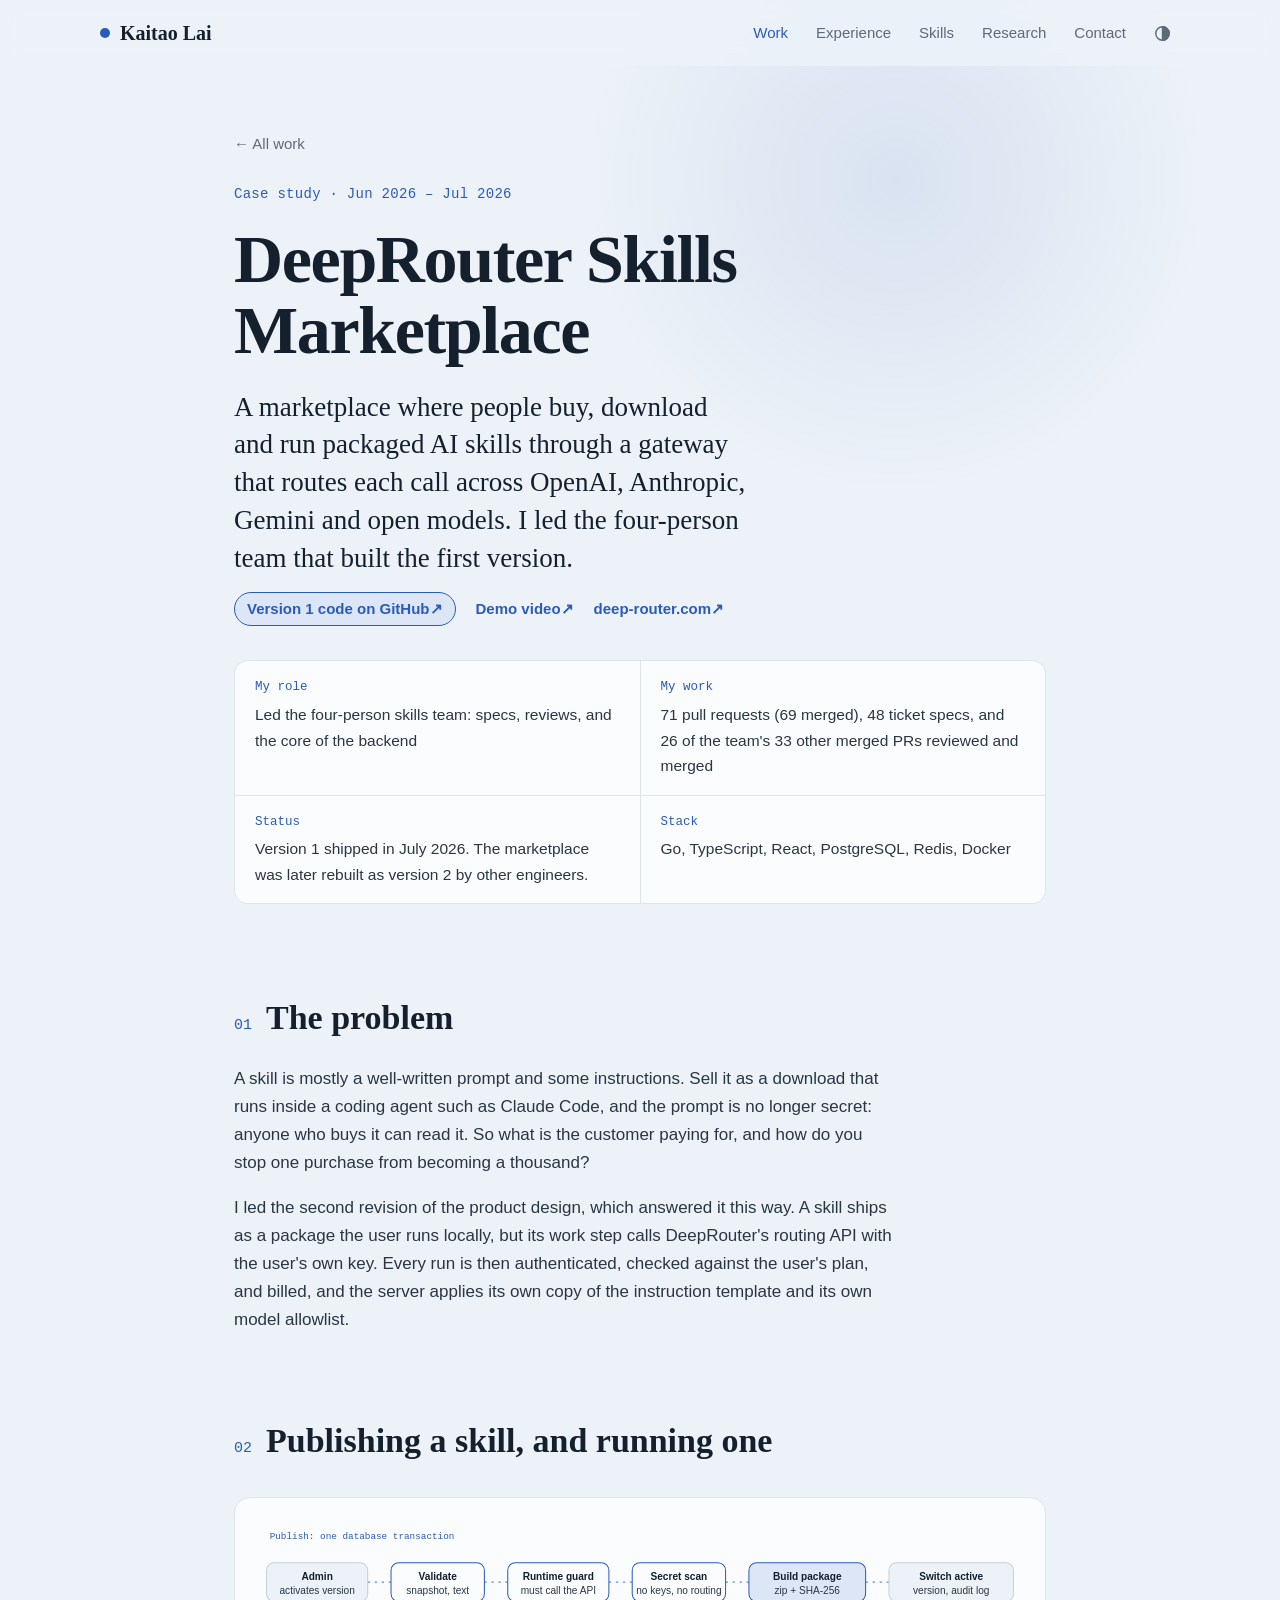
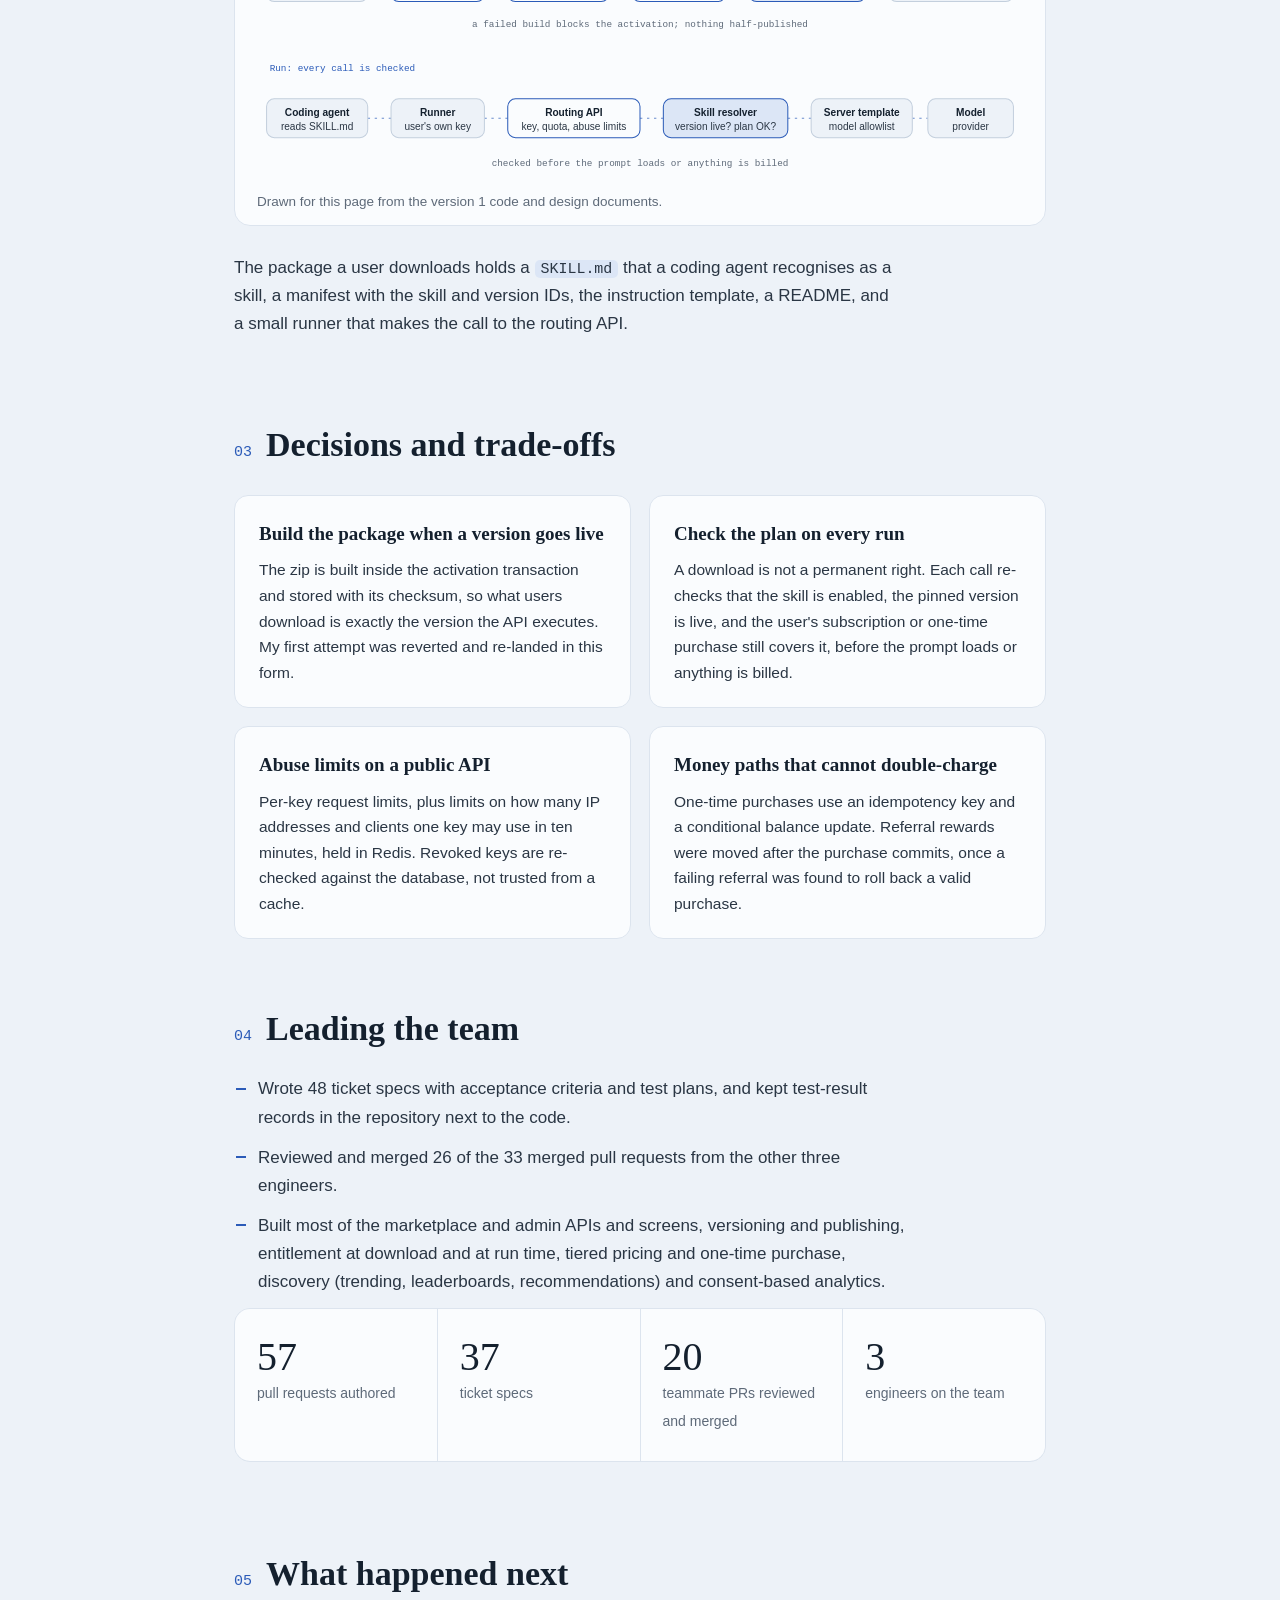
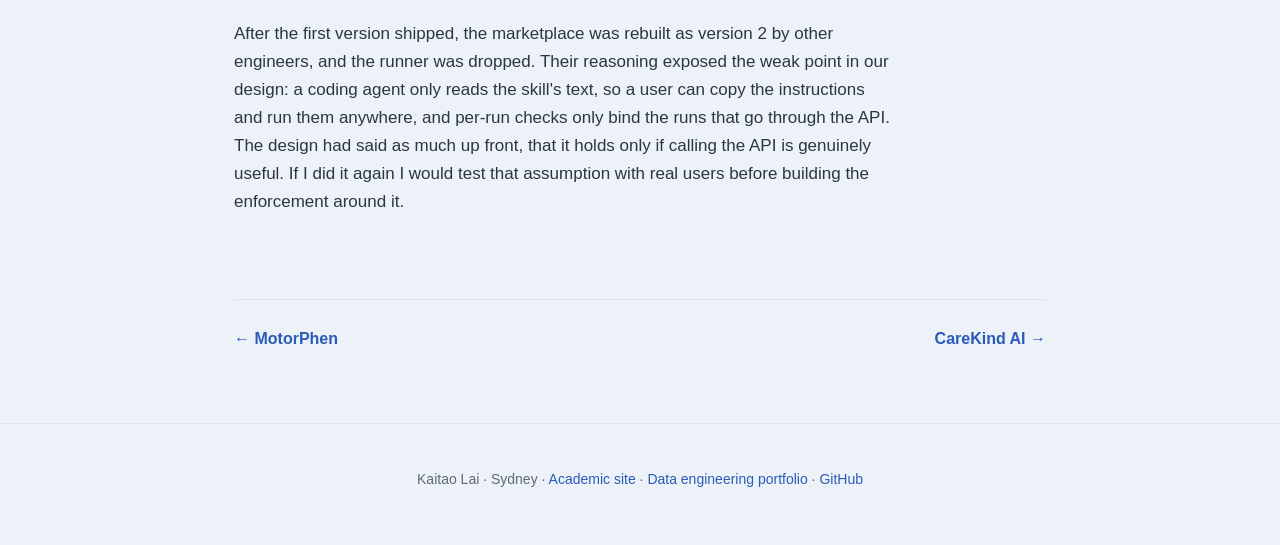
<file: deeprouter/index.html>
<!doctype html>
<html lang="en">
<head>
<meta charset="utf-8">
<meta name="viewport" content="width=device-width, initial-scale=1">
<title>DeepRouter Skills Marketplace | Kaitao Lai</title>
<meta name="description" content="Case study: the first version of the DeepRouter Skills Marketplace, packaged AI skills that run through a multi-model routing gateway with entitlement checked on every run.">
<script>(function(){var p='system';try{p=localStorage.getItem('theme')||'system'}catch(e){}if(p!=='light'&&p!=='dark')p='system';var d=p==='dark'||(p==='system'&&window.matchMedia&&matchMedia('(prefers-color-scheme: dark)').matches);var r=document.documentElement;r.setAttribute('data-pref',p);r.setAttribute('data-theme',d?'dark':'light')})();</script>
<link rel="stylesheet" href="../assets/css/style.css?v=8">
</head>
<body class="case">

<div class="spotlight" aria-hidden="true"></div>

<header class="nav" id="nav">
  <a class="brand" href="../"><span class="dot"></span>Kaitao Lai</a>
  <button class="menu-btn" id="menuBtn" aria-label="Menu" aria-expanded="false"><span></span><span></span></button>
  <nav id="menu">
    <a class="active" href="../#work">Work</a>
    <a href="../#experience">Experience</a>
    <a href="../#skills">Skills</a>
    <a href="../#research">Research</a>
    <a href="../#contact">Contact</a>
  </nav>
  <button class="theme-btn" id="themeBtn" type="button" aria-label="Colour theme: system" title="Colour theme: system">
    <svg class="i-system" viewBox="0 0 24 24" fill="none" stroke="currentColor" stroke-width="1.8" aria-hidden="true"><circle cx="12" cy="12" r="8.5"/><path d="M12 3.5a8.5 8.5 0 0 1 0 17z" fill="currentColor"/></svg>
    <svg class="i-light" viewBox="0 0 24 24" fill="none" stroke="currentColor" stroke-width="1.8" stroke-linecap="round" aria-hidden="true"><circle cx="12" cy="12" r="4"/><path d="M12 2.5v2.2M12 19.3v2.2M2.5 12h2.2M19.3 12h2.2M5.3 5.3l1.6 1.6M17.1 17.1l1.6 1.6M5.3 18.7l1.6-1.6M17.1 6.9l1.6-1.6"/></svg>
    <svg class="i-dark" viewBox="0 0 24 24" fill="none" stroke="currentColor" stroke-width="1.8" stroke-linejoin="round" aria-hidden="true"><path d="M20 14.5A8 8 0 0 1 9.5 4a8 8 0 1 0 10.5 10.5z"/></svg>
  </button>
</header>

<main>

  <section class="case-hero">
    <a class="back load" style="--i:0" href="../#work"><span>←</span> All work</a>
    <p class="eyebrow load" style="--i:1">Case study · Jun 2026 – Jul 2026</p>
    <h1 class="load" style="--i:2">DeepRouter Skills Marketplace</h1>
    <p class="lede load" style="--i:3">A marketplace where people buy, download and run packaged AI skills through a gateway that routes each call across OpenAI, Anthropic, Gemini and open models. I led the four-person team that built the first version.</p>
    <p class="links load" style="--i:4"><a class="primary" href="https://github.com/deeprouter-io/deeprouter">Version 1 code on GitHub</a><a href="https://youtu.be/9PlYZl8BpE0">Demo video</a><a href="https://deep-router.com/">deep-router.com</a></p>

    <dl class="meta load" style="--i:5">
      <div><dt>My role</dt><dd>Led the four-person skills team: specs, reviews, and the core of the backend</dd></div>
      <div><dt>My work</dt><dd>71 pull requests (69 merged), 48 ticket specs, and 26 of the team's 33 other merged PRs reviewed and merged</dd></div>
      <div><dt>Status</dt><dd>Version 1 shipped in July 2026. The marketplace was later rebuilt as version 2 by other engineers.</dd></div>
      <div><dt>Stack</dt><dd>Go, TypeScript, React, PostgreSQL, Redis, Docker</dd></div>
    </dl>
  </section>

  <section class="case-sec reveal">
    <h2><span class="sec-num">01</span>The problem</h2>
    <p>A skill is mostly a well-written prompt and some instructions. Sell it as a download that runs inside a coding agent such as Claude Code, and the prompt is no longer secret: anyone who buys it can read it. So what is the customer paying for, and how do you stop one purchase from becoming a thousand?</p>
    <p>I led the second revision of the product design, which answered it this way. A skill ships as a package the user runs locally, but its work step calls DeepRouter's routing API with the user's own key. Every run is then authenticated, checked against the user's plan, and billed, and the server applies its own copy of the instruction template and its own model allowlist.</p>
  </section>

  <section class="case-sec reveal">
    <h2><span class="sec-num">02</span>Publishing a skill, and running one</h2>
    <figure class="diagram">
      <div class="diagram-scroll">
      <svg viewBox="0 0 1000 340" role="img" aria-label="Publish path: an admin activates a version, and in one transaction the system validates it, guards the runtime dependency, scans for secrets, builds the zip with a checksum and switches the active version. Run path: the agent calls the runner, the routing API checks the key, quota and abuse limits, the skill resolver checks the plan entitlement, and the request goes to a model provider.">
        <g class="grp"><text x="24" y="26" style="text-anchor:start">Publish: one database transaction</text><text x="24" y="196" style="text-anchor:start">Run: every call is checked</text></g>
        <g class="edge">
          <path d="M150 85 L180 85"/><path d="M300 85 L330 85"/><path d="M460 85 L490 85"/><path d="M610 85 L640 85"/><path d="M790 85 L820 85"/>
          <path d="M150 260 L180 260"/><path d="M300 260 L330 260"/><path d="M500 260 L530 260"/><path d="M690 260 L720 260"/><path d="M850 260 L870 260"/>
        </g>
        <g class="box">
          <rect x="20" y="60" width="130" height="50" rx="10"/><text x="85" y="79" class="b">Admin</text><text x="85" y="97">activates version</text>
        </g>
        <g class="box agent">
          <rect x="180" y="60" width="120" height="50" rx="10"/><text x="240" y="79" class="b">Validate</text><text x="240" y="97">snapshot, text</text>
          <rect x="330" y="60" width="130" height="50" rx="10"/><text x="395" y="79" class="b">Runtime guard</text><text x="395" y="97">must call the API</text>
          <rect x="490" y="60" width="120" height="50" rx="10"/><text x="550" y="79" class="b">Secret scan</text><text x="550" y="97">no keys, no routing</text>
        </g>
        <g class="box key">
          <rect x="640" y="60" width="150" height="50" rx="10"/><text x="715" y="79" class="b">Build package</text><text x="715" y="97">zip + SHA-256</text>
        </g>
        <g class="box">
          <rect x="820" y="60" width="160" height="50" rx="10"/><text x="900" y="79" class="b">Switch active</text><text x="900" y="97">version, audit log</text>
        </g>
        <text class="note" x="500" y="140">a failed build blocks the activation; nothing half-published</text>

        <g class="box">
          <rect x="20" y="235" width="130" height="50" rx="10"/><text x="85" y="254" class="b">Coding agent</text><text x="85" y="272">reads SKILL.md</text>
          <rect x="180" y="235" width="120" height="50" rx="10"/><text x="240" y="254" class="b">Runner</text><text x="240" y="272">user's own key</text>
        </g>
        <g class="box agent">
          <rect x="330" y="235" width="170" height="50" rx="10"/><text x="415" y="254" class="b">Routing API</text><text x="415" y="272">key, quota, abuse limits</text>
        </g>
        <g class="box key">
          <rect x="530" y="235" width="160" height="50" rx="10"/><text x="610" y="254" class="b">Skill resolver</text><text x="610" y="272">version live? plan OK?</text>
        </g>
        <g class="box">
          <rect x="720" y="235" width="130" height="50" rx="10"/><text x="785" y="254" class="b">Server template</text><text x="785" y="272">model allowlist</text>
          <rect x="870" y="235" width="110" height="50" rx="10"/><text x="925" y="254" class="b">Model</text><text x="925" y="272">provider</text>
        </g>
        <text class="note" x="500" y="318">checked before the prompt loads or anything is billed</text>
      </svg>
      </div>
      <figcaption>Drawn for this page from the version 1 code and design documents.</figcaption>
    </figure>
    <p>The package a user downloads holds a <code>SKILL.md</code> that a coding agent recognises as a skill, a manifest with the skill and version IDs, the instruction template, a README, and a small runner that makes the call to the routing API.</p>
  </section>

  <section class="case-sec reveal">
    <h2><span class="sec-num">03</span>Decisions and trade-offs</h2>
    <div class="decisions">
      <div class="decision reveal">
        <h3>Build the package when a version goes live</h3>
        <p>The zip is built inside the activation transaction and stored with its checksum, so what users download is exactly the version the API executes. My first attempt was reverted and re-landed in this form.</p>
      </div>
      <div class="decision reveal">
        <h3>Check the plan on every run</h3>
        <p>A download is not a permanent right. Each call re-checks that the skill is enabled, the pinned version is live, and the user's subscription or one-time purchase still covers it, before the prompt loads or anything is billed.</p>
      </div>
      <div class="decision reveal">
        <h3>Abuse limits on a public API</h3>
        <p>Per-key request limits, plus limits on how many IP addresses and clients one key may use in ten minutes, held in Redis. Revoked keys are re-checked against the database, not trusted from a cache.</p>
      </div>
      <div class="decision reveal">
        <h3>Money paths that cannot double-charge</h3>
        <p>One-time purchases use an idempotency key and a conditional balance update. Referral rewards were moved after the purchase commits, once a failing referral was found to roll back a valid purchase.</p>
      </div>
    </div>
  </section>

  <section class="case-sec reveal">
    <h2><span class="sec-num">04</span>Leading the team</h2>
    <ul class="ticks">
      <li>Wrote 48 ticket specs with acceptance criteria and test plans, and kept test-result records in the repository next to the code.</li>
      <li>Reviewed and merged 26 of the 33 merged pull requests from the other three engineers.</li>
      <li>Built most of the marketplace and admin APIs and screens, versioning and publishing, entitlement at download and at run time, tiered pricing and one-time purchase, discovery (trending, leaderboards, recommendations) and consent-based analytics.</li>
    </ul>
    <div class="stats case-stats">
      <div class="stat"><span class="num" data-to="71">0</span><span class="lbl">pull requests authored</span></div>
      <div class="stat"><span class="num" data-to="48">0</span><span class="lbl">ticket specs</span></div>
      <div class="stat"><span class="num" data-to="26">0</span><span class="lbl">teammate PRs reviewed and merged</span></div>
      <div class="stat"><span class="num" data-to="4">0</span><span class="lbl">engineers on the team</span></div>
    </div>
  </section>

  <section class="case-sec reveal">
    <h2><span class="sec-num">05</span>What happened next</h2>
    <p>After the first version shipped, the marketplace was rebuilt as version 2 by other engineers, and the runner was dropped. Their reasoning exposed the weak point in our design: a coding agent only reads the skill's text, so a user can copy the instructions and run them anywhere, and per-run checks only bind the runs that go through the API. The design had said as much up front, that it holds only if calling the API is genuinely useful. If I did it again I would test that assumption with real users before building the enforcement around it.</p>
  </section>

  <nav class="case-next reveal">
    <a href="../motorphen/"><span>←</span> MotorPhen</a>
    <a href="../carekind/">CareKind AI <span>→</span></a>
  </nav>

</main>

<footer class="foot">
  <p>Kaitao Lai · Sydney · <a href="https://kaitaolai.github.io/">Academic site</a> · <a href="https://kaitaolai.github.io/data/">Data engineering portfolio</a> · <a href="https://github.com/taowis">GitHub</a></p>
</footer>

<script src="../assets/js/main.js?v=8"></script>
</body>
</html>
</file>
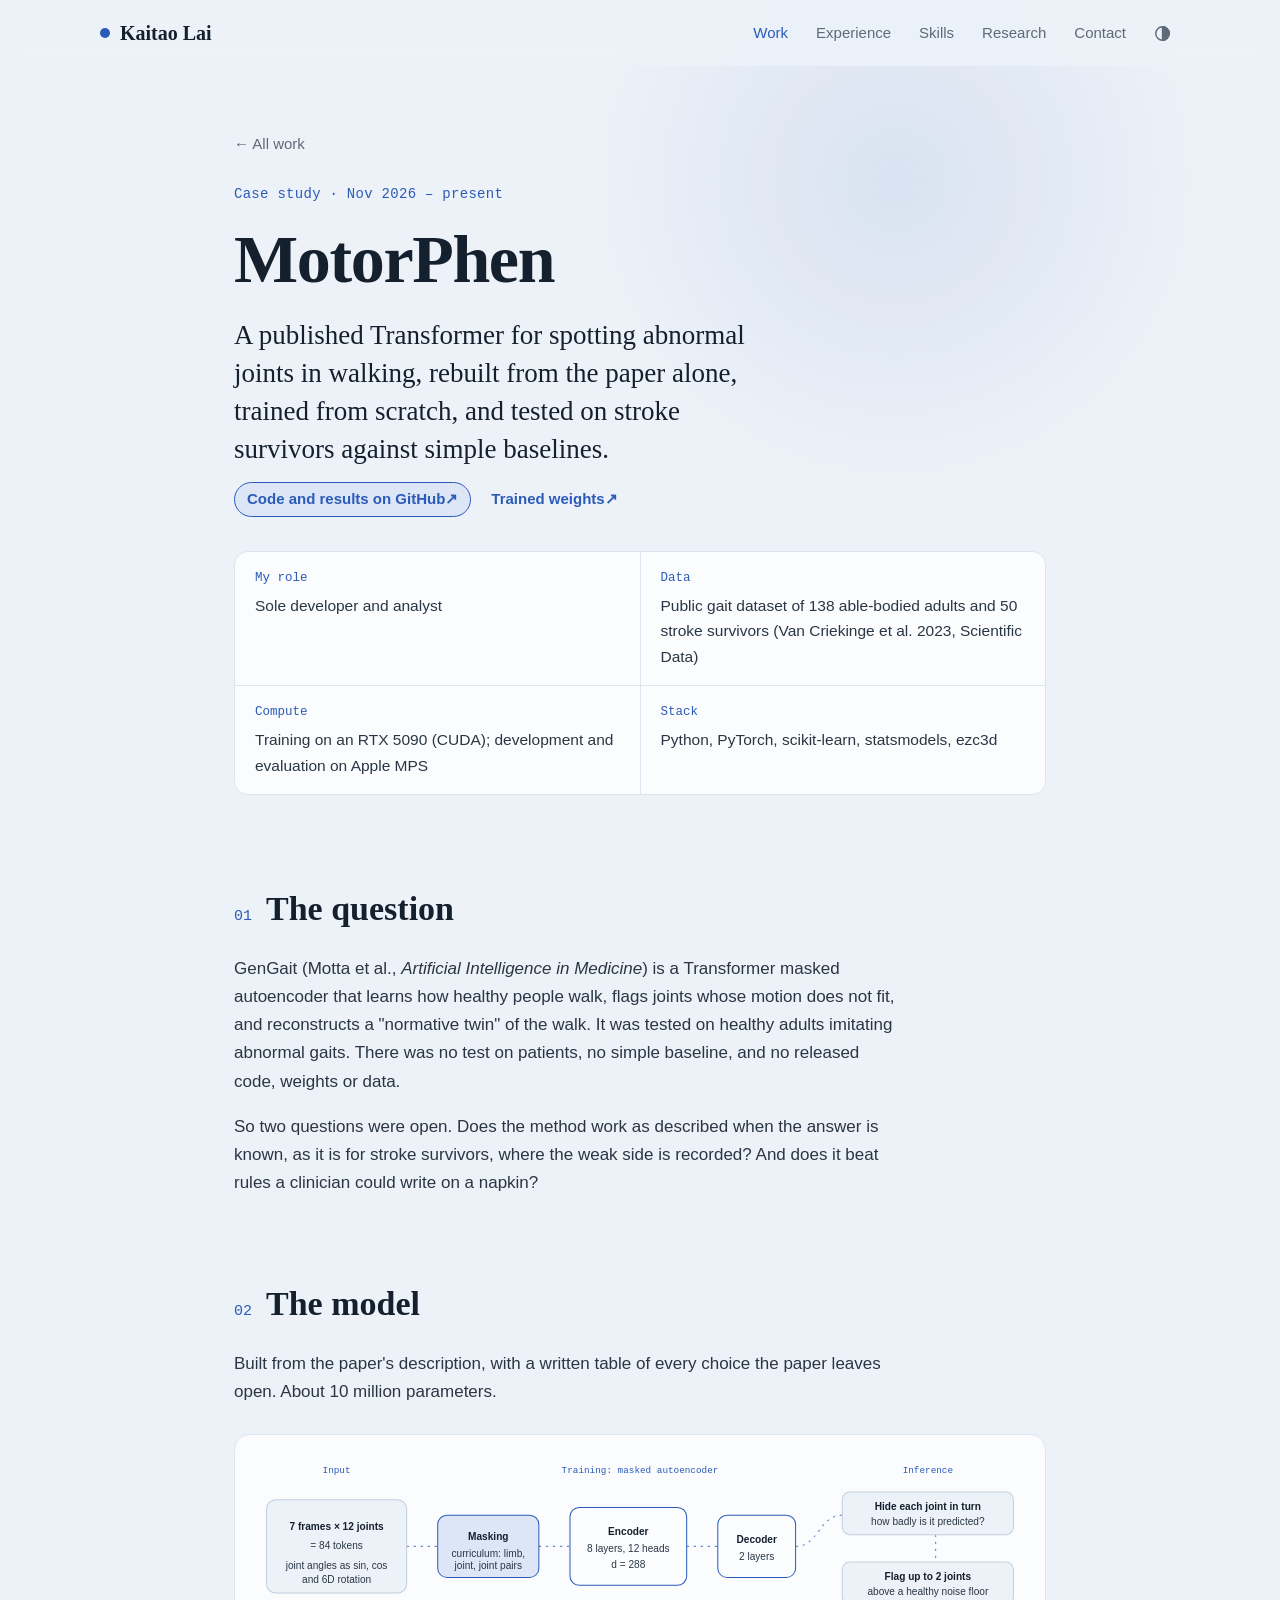
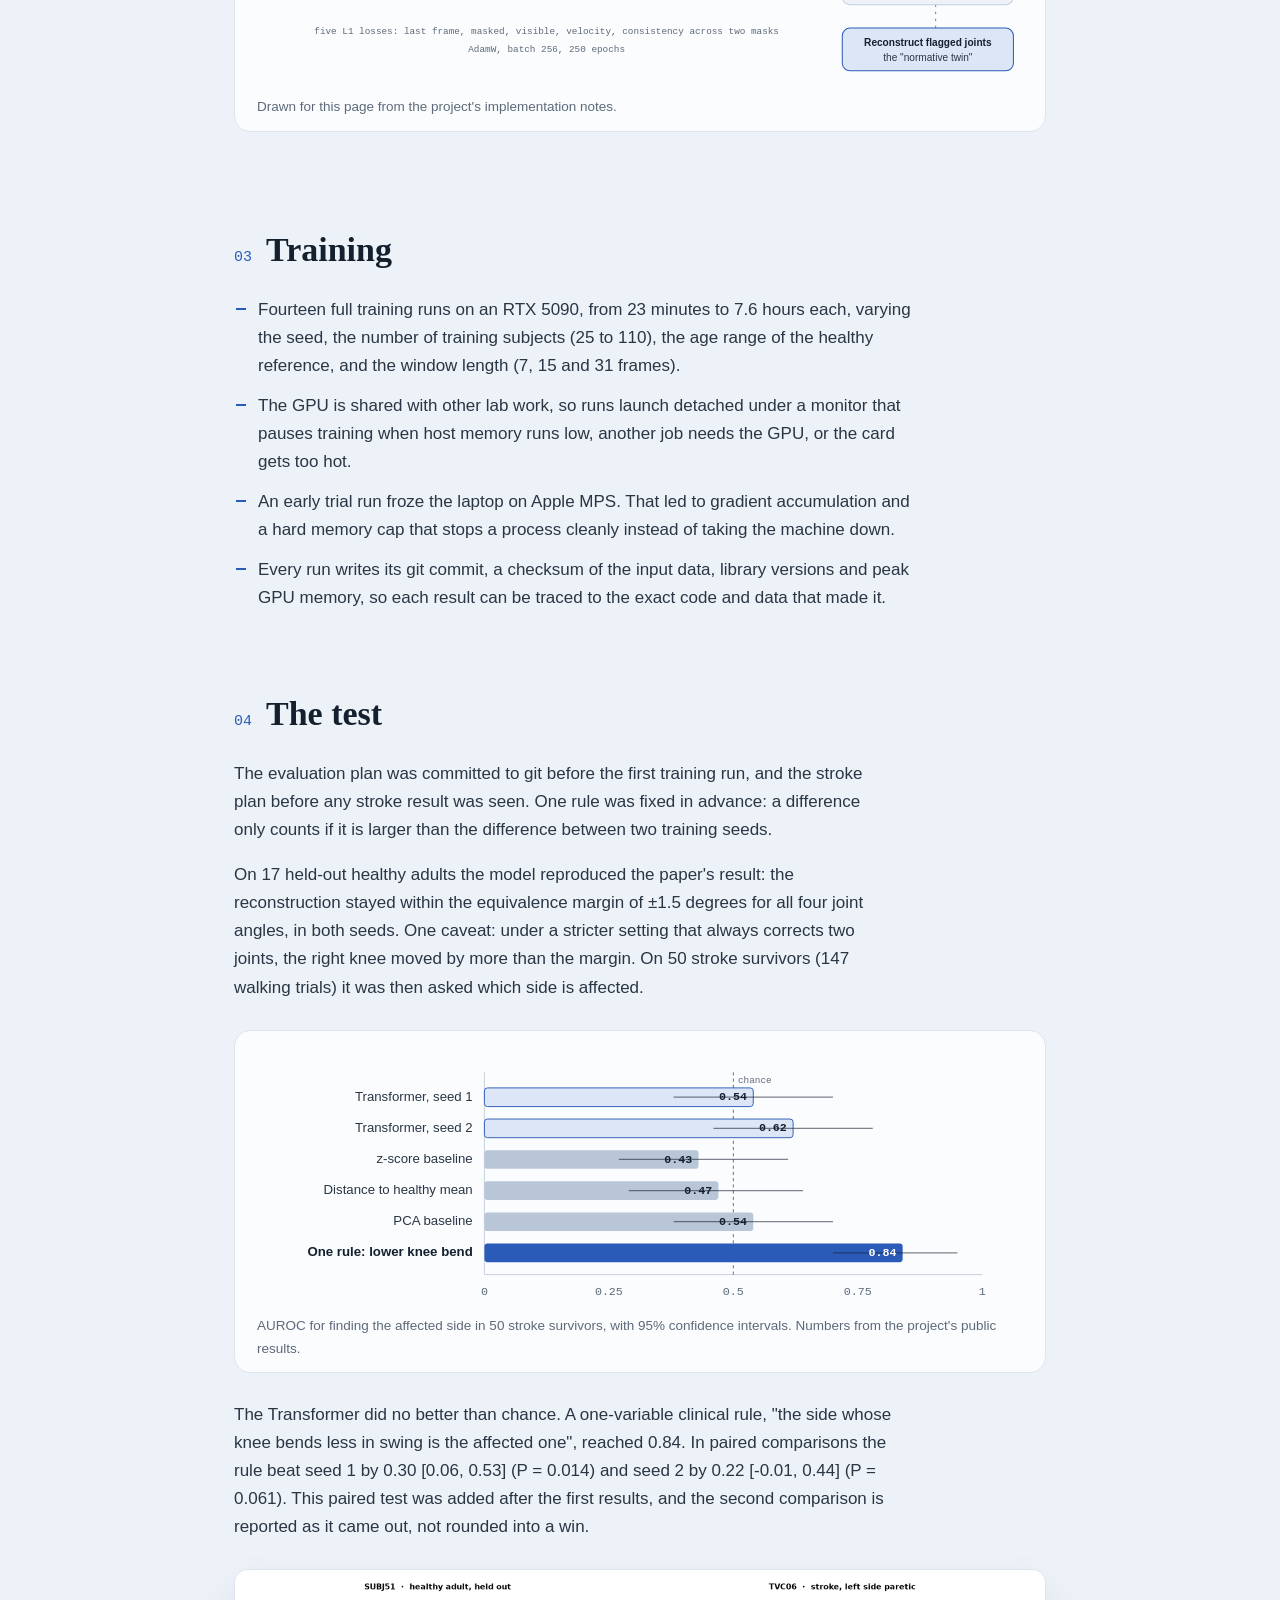
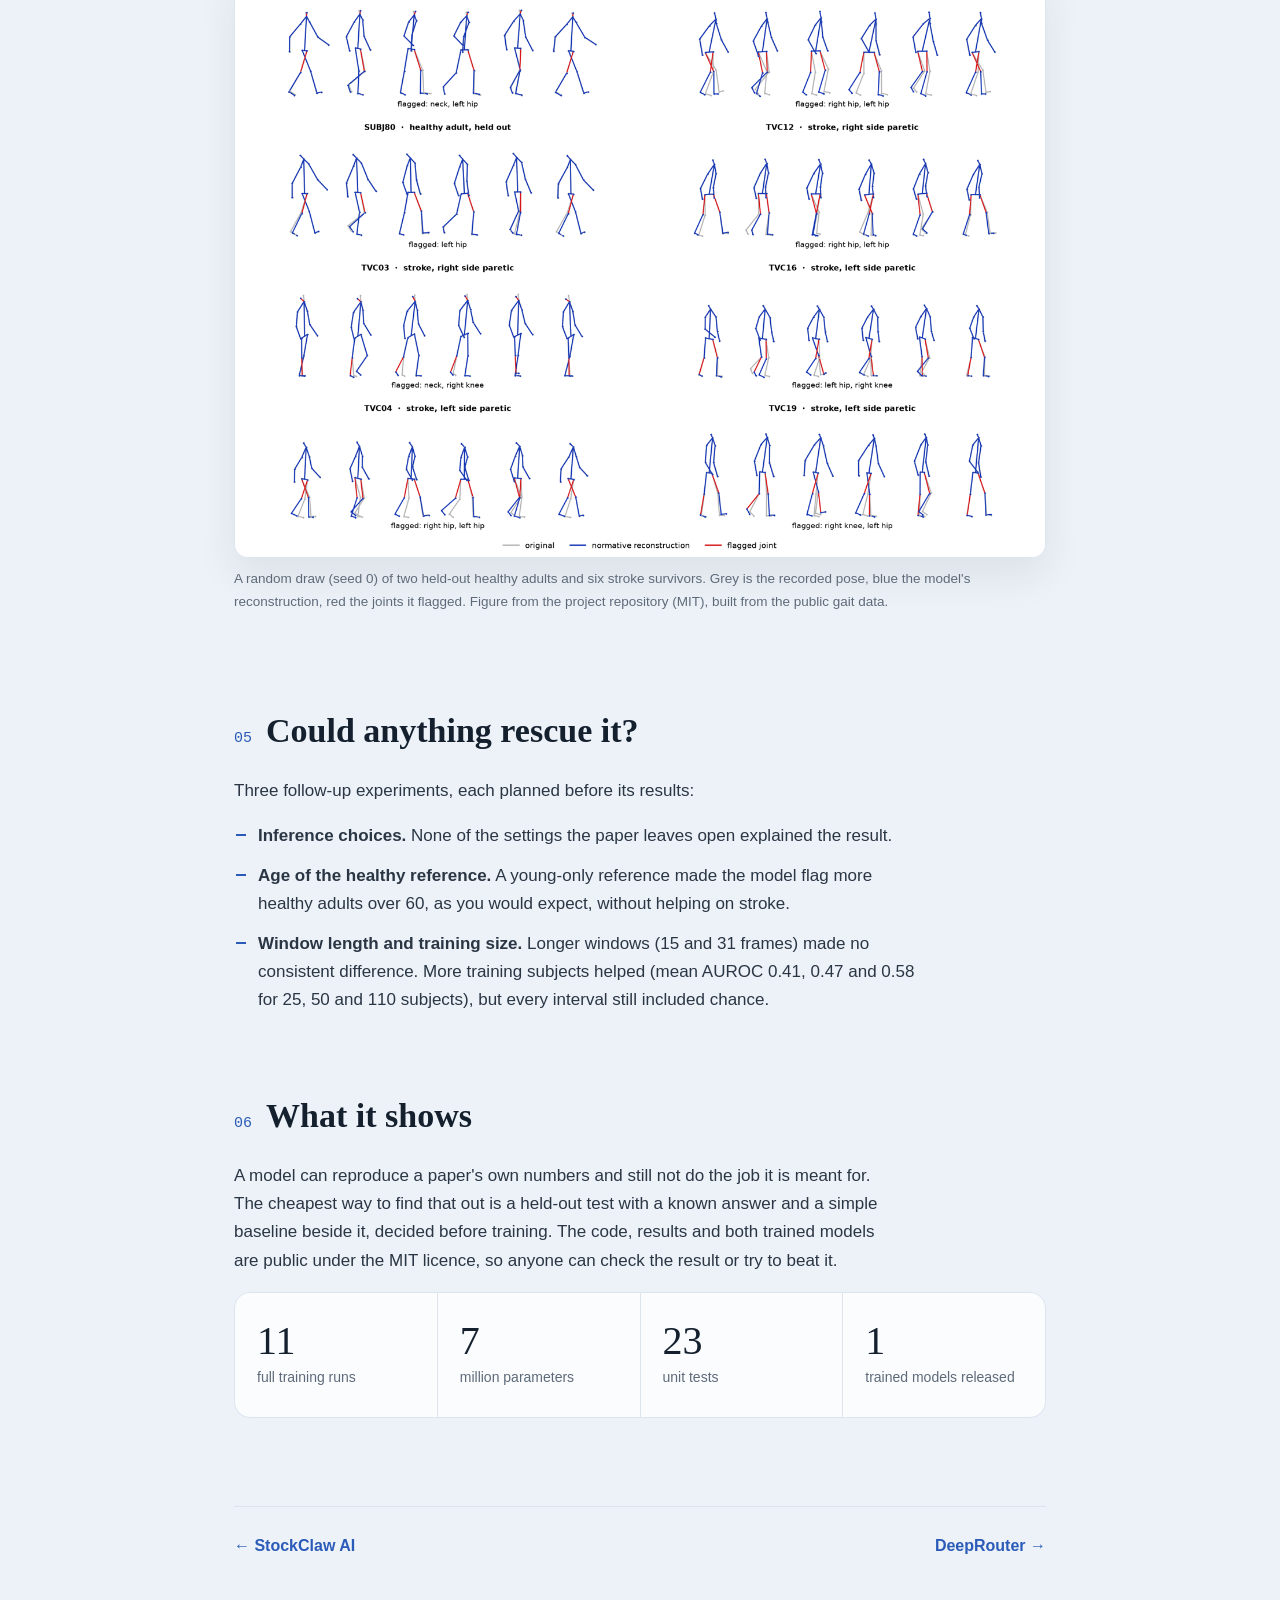
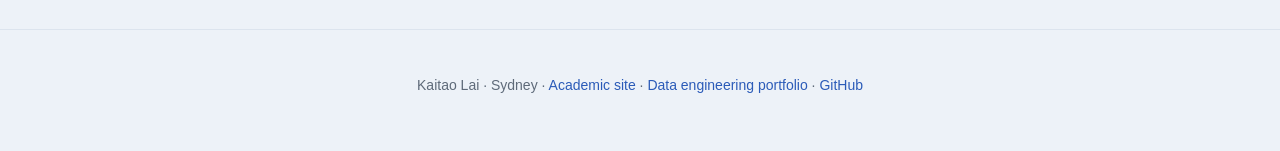
<file: motorphen/index.html>
<!doctype html>
<html lang="en">
<head>
<meta charset="utf-8">
<meta name="viewport" content="width=device-width, initial-scale=1">
<title>MotorPhen | Kaitao Lai</title>
<meta name="description" content="Case study: an independent test of a published gait Transformer, trained from scratch and evaluated on stroke survivors against simple baselines.">
<script>(function(){var p='system';try{p=localStorage.getItem('theme')||'system'}catch(e){}if(p!=='light'&&p!=='dark')p='system';var d=p==='dark'||(p==='system'&&window.matchMedia&&matchMedia('(prefers-color-scheme: dark)').matches);var r=document.documentElement;r.setAttribute('data-pref',p);r.setAttribute('data-theme',d?'dark':'light')})();</script>
<link rel="stylesheet" href="../assets/css/style.css?v=8">
</head>
<body class="case">

<div class="spotlight" aria-hidden="true"></div>

<header class="nav" id="nav">
  <a class="brand" href="../"><span class="dot"></span>Kaitao Lai</a>
  <button class="menu-btn" id="menuBtn" aria-label="Menu" aria-expanded="false"><span></span><span></span></button>
  <nav id="menu">
    <a class="active" href="../#work">Work</a>
    <a href="../#experience">Experience</a>
    <a href="../#skills">Skills</a>
    <a href="../#research">Research</a>
    <a href="../#contact">Contact</a>
  </nav>
  <button class="theme-btn" id="themeBtn" type="button" aria-label="Colour theme: system" title="Colour theme: system">
    <svg class="i-system" viewBox="0 0 24 24" fill="none" stroke="currentColor" stroke-width="1.8" aria-hidden="true"><circle cx="12" cy="12" r="8.5"/><path d="M12 3.5a8.5 8.5 0 0 1 0 17z" fill="currentColor"/></svg>
    <svg class="i-light" viewBox="0 0 24 24" fill="none" stroke="currentColor" stroke-width="1.8" stroke-linecap="round" aria-hidden="true"><circle cx="12" cy="12" r="4"/><path d="M12 2.5v2.2M12 19.3v2.2M2.5 12h2.2M19.3 12h2.2M5.3 5.3l1.6 1.6M17.1 17.1l1.6 1.6M5.3 18.7l1.6-1.6M17.1 6.9l1.6-1.6"/></svg>
    <svg class="i-dark" viewBox="0 0 24 24" fill="none" stroke="currentColor" stroke-width="1.8" stroke-linejoin="round" aria-hidden="true"><path d="M20 14.5A8 8 0 0 1 9.5 4a8 8 0 1 0 10.5 10.5z"/></svg>
  </button>
</header>

<main>

  <section class="case-hero">
    <a class="back load" style="--i:0" href="../#work"><span>←</span> All work</a>
    <p class="eyebrow load" style="--i:1">Case study · Nov 2026 – present</p>
    <h1 class="load" style="--i:2">MotorPhen</h1>
    <p class="lede load" style="--i:3">A published Transformer for spotting abnormal joints in walking, rebuilt from the paper alone, trained from scratch, and tested on stroke survivors against simple baselines.</p>
    <p class="links load" style="--i:4"><a class="primary" href="https://github.com/taowis/motorphen">Code and results on GitHub</a><a href="https://github.com/taowis/motorphen/releases">Trained weights</a></p>

    <dl class="meta load" style="--i:5">
      <div><dt>My role</dt><dd>Sole developer and analyst</dd></div>
      <div><dt>Data</dt><dd>Public gait dataset of 138 able-bodied adults and 50 stroke survivors (Van Criekinge et al. 2023, Scientific Data)</dd></div>
      <div><dt>Compute</dt><dd>Training on an RTX 5090 (CUDA); development and evaluation on Apple MPS</dd></div>
      <div><dt>Stack</dt><dd>Python, PyTorch, scikit-learn, statsmodels, ezc3d</dd></div>
    </dl>
  </section>

  <section class="case-sec reveal">
    <h2><span class="sec-num">01</span>The question</h2>
    <p>GenGait (Motta et al., <i>Artificial Intelligence in Medicine</i>) is a Transformer masked autoencoder that learns how healthy people walk, flags joints whose motion does not fit, and reconstructs a "normative twin" of the walk. It was tested on healthy adults imitating abnormal gaits. There was no test on patients, no simple baseline, and no released code, weights or data.</p>
    <p>So two questions were open. Does the method work as described when the answer is known, as it is for stroke survivors, where the weak side is recorded? And does it beat rules a clinician could write on a napkin?</p>
  </section>

  <section class="case-sec reveal">
    <h2><span class="sec-num">02</span>The model</h2>
    <p>Built from the paper's description, with a written table of every choice the paper leaves open. About 10 million parameters.</p>
    <figure class="diagram">
      <div class="diagram-scroll">
      <svg viewBox="0 0 1000 300" role="img" aria-label="Seven frames of twelve joints become 84 tokens; some are masked; an 8-layer encoder and 2-layer decoder reconstruct them; at inference each joint is hidden in turn, poorly predicted joints are flagged, and a second pass reconstructs the flagged joints.">
        <g class="grp"><text x="110" y="22">Input</text><text x="500" y="22">Training: masked autoencoder</text><text x="870" y="22">Inference</text></g>
        <g class="edge">
          <path d="M200 120 L240 120"/><path d="M370 120 L410 120"/><path d="M560 120 L600 120"/>
          <path d="M700 120 C730 120 730 80 760 80"/><path d="M880 105 L880 140"/><path d="M880 195 L880 225"/>
        </g>
        <g class="box">
          <rect x="20" y="60" width="180" height="120" rx="12"/>
          <text x="110" y="96" class="b">7 frames × 12 joints</text><text x="110" y="120">= 84 tokens</text><text x="110" y="146">joint angles as sin, cos</text><text x="110" y="164">and 6D rotation</text>
        </g>
        <g class="box key">
          <rect x="240" y="80" width="130" height="80" rx="12"/>
          <text x="305" y="108" class="b">Masking</text><text x="305" y="130">curriculum: limb,</text><text x="305" y="146">joint, joint pairs</text>
        </g>
        <g class="box agent">
          <rect x="410" y="70" width="150" height="100" rx="12"/>
          <text x="485" y="102" class="b">Encoder</text><text x="485" y="124">8 layers, 12 heads</text><text x="485" y="144">d = 288</text>
        </g>
        <g class="box agent">
          <rect x="600" y="80" width="100" height="80" rx="12"/>
          <text x="650" y="112" class="b">Decoder</text><text x="650" y="134">2 layers</text>
        </g>
        <g class="box">
          <rect x="760" y="50" width="220" height="55" rx="10"/><text x="870" y="70" class="b">Hide each joint in turn</text><text x="870" y="89">how badly is it predicted?</text>
          <rect x="760" y="140" width="220" height="55" rx="10"/><text x="870" y="160" class="b">Flag up to 2 joints</text><text x="870" y="179">above a healthy noise floor</text>
        </g>
        <g class="box key">
          <rect x="760" y="225" width="220" height="55" rx="10"/><text x="870" y="245" class="b">Reconstruct flagged joints</text><text x="870" y="264">the "normative twin"</text>
        </g>
        <text class="note" x="380" y="230">five L1 losses: last frame, masked, visible, velocity, consistency across two masks</text>
        <text class="note" x="380" y="252">AdamW, batch 256, 250 epochs</text>
      </svg>
      </div>
      <figcaption>Drawn for this page from the project's implementation notes.</figcaption>
    </figure>
  </section>

  <section class="case-sec reveal">
    <h2><span class="sec-num">03</span>Training</h2>
    <ul class="ticks">
      <li>Fourteen full training runs on an RTX 5090, from 23 minutes to 7.6 hours each, varying the seed, the number of training subjects (25 to 110), the age range of the healthy reference, and the window length (7, 15 and 31 frames).</li>
      <li>The GPU is shared with other lab work, so runs launch detached under a monitor that pauses training when host memory runs low, another job needs the GPU, or the card gets too hot.</li>
      <li>An early trial run froze the laptop on Apple MPS. That led to gradient accumulation and a hard memory cap that stops a process cleanly instead of taking the machine down.</li>
      <li>Every run writes its git commit, a checksum of the input data, library versions and peak GPU memory, so each result can be traced to the exact code and data that made it.</li>
    </ul>
  </section>

  <section class="case-sec reveal">
    <h2><span class="sec-num">04</span>The test</h2>
    <p>The evaluation plan was committed to git before the first training run, and the stroke plan before any stroke result was seen. One rule was fixed in advance: a difference only counts if it is larger than the difference between two training seeds.</p>
    <p>On 17 held-out healthy adults the model reproduced the paper's result: the reconstruction stayed within the equivalence margin of ±1.5 degrees for all four joint angles, in both seeds. One caveat: under a stricter setting that always corrects two joints, the right knee moved by more than the margin. On 50 stroke survivors (147 walking trials) it was then asked which side is affected.</p>

    <figure class="diagram">
      <div class="diagram-scroll">
      <svg viewBox="0 0 1000 330" role="img" aria-label="AUROC for finding the affected side: model seed 1 0.54, seed 2 0.62, z-score 0.43, RMSE to normative mean 0.47, PCA 0.54, lower peak knee flexion rule 0.84; chance is 0.5.">
        <g class="axis">
          <line x1="300" y1="30" x2="300" y2="290"/>
          <line x1="300" y1="290" x2="940" y2="290"/>
        </g>
        <g class="ticksx">
          <text x="300" y="312">0</text><text x="460" y="312">0.25</text><text x="620" y="312">0.5</text><text x="780" y="312">0.75</text><text x="940" y="312">1</text>
        </g>
        <line class="chance" x1="620" y1="30" x2="620" y2="290"/>
        <text class="note" x="626" y="40" style="text-anchor:start">chance</text>
        <g class="bars">
          <text class="lab" x="285" y="62">Transformer, seed 1</text>
          <rect class="bar model" x="300" y="50" width="0" data-w="345.6" height="24" rx="4"/>
          <line class="ci" x1="543.2" y1="62" x2="748" y2="62"/>
          <text class="val" x="637.6" y="62">0.54</text>

          <text class="lab" x="285" y="102">Transformer, seed 2</text>
          <rect class="bar model" x="300" y="90" width="0" data-w="396.8" height="24" rx="4"/>
          <line class="ci" x1="594.4" y1="102" x2="799.2" y2="102"/>
          <text class="val" x="688.8" y="102">0.62</text>

          <text class="lab" x="285" y="142">z-score baseline</text>
          <rect class="bar" x="300" y="130" width="0" data-w="275.2" height="24" rx="4"/>
          <line class="ci" x1="472.8" y1="142" x2="690.4" y2="142"/>
          <text class="val" x="567.2" y="142">0.43</text>

          <text class="lab" x="285" y="182">Distance to healthy mean</text>
          <rect class="bar" x="300" y="170" width="0" data-w="300.8" height="24" rx="4"/>
          <line class="ci" x1="485.6" y1="182" x2="709.6" y2="182"/>
          <text class="val" x="592.8" y="182">0.47</text>

          <text class="lab" x="285" y="222">PCA baseline</text>
          <rect class="bar" x="300" y="210" width="0" data-w="345.6" height="24" rx="4"/>
          <line class="ci" x1="543.2" y1="222" x2="748" y2="222"/>
          <text class="val" x="637.6" y="222">0.54</text>

          <text class="lab b" x="285" y="262">One rule: lower knee bend</text>
          <rect class="bar win" x="300" y="250" width="0" data-w="537.6" height="24" rx="4"/>
          <line class="ci" x1="748" y1="262" x2="908" y2="262"/>
          <text class="val" x="829.6" y="262">0.84</text>
        </g>
      </svg>
      </div>
      <figcaption>AUROC for finding the affected side in 50 stroke survivors, with 95% confidence intervals. Numbers from the project's public results.</figcaption>
    </figure>

    <p>The Transformer did no better than chance. A one-variable clinical rule, "the side whose knee bends less in swing is the affected one", reached 0.84. In paired comparisons the rule beat seed 1 by 0.30 [0.06, 0.53] (P = 0.014) and seed 2 by 0.22 [-0.01, 0.44] (P = 0.061). This paired test was added after the first results, and the second comparison is reported as it came out, not rounded into a win.</p>

    <figure class="shot">
      <img src="../assets/img/motorphen-demo.png" alt="Stick figures of two healthy adults and six stroke survivors: recorded pose in grey, model reconstruction in blue, flagged joints in red." loading="lazy">
      <figcaption>A random draw (seed 0) of two held-out healthy adults and six stroke survivors. Grey is the recorded pose, blue the model's reconstruction, red the joints it flagged. Figure from the project repository (MIT), built from the public gait data.</figcaption>
    </figure>
  </section>

  <section class="case-sec reveal">
    <h2><span class="sec-num">05</span>Could anything rescue it?</h2>
    <p>Three follow-up experiments, each planned before its results:</p>
    <ul class="ticks">
      <li><b>Inference choices.</b> None of the settings the paper leaves open explained the result.</li>
      <li><b>Age of the healthy reference.</b> A young-only reference made the model flag more healthy adults over 60, as you would expect, without helping on stroke.</li>
      <li><b>Window length and training size.</b> Longer windows (15 and 31 frames) made no consistent difference. More training subjects helped (mean AUROC 0.41, 0.47 and 0.58 for 25, 50 and 110 subjects), but every interval still included chance.</li>
    </ul>
  </section>

  <section class="case-sec reveal">
    <h2><span class="sec-num">06</span>What it shows</h2>
    <p>A model can reproduce a paper's own numbers and still not do the job it is meant for. The cheapest way to find that out is a held-out test with a known answer and a simple baseline beside it, decided before training. The code, results and both trained models are public under the MIT licence, so anyone can check the result or try to beat it.</p>
    <div class="stats case-stats">
      <div class="stat"><span class="num" data-to="14">0</span><span class="lbl">full training runs</span></div>
      <div class="stat"><span class="num" data-to="10">0</span><span class="lbl">million parameters</span></div>
      <div class="stat"><span class="num" data-to="32">0</span><span class="lbl">unit tests</span></div>
      <div class="stat"><span class="num" data-to="2">0</span><span class="lbl">trained models released</span></div>
    </div>
  </section>

  <nav class="case-next reveal">
    <a href="../stockclaw/"><span>←</span> StockClaw AI</a>
    <a href="../deeprouter/">DeepRouter <span>→</span></a>
  </nav>

</main>

<footer class="foot">
  <p>Kaitao Lai · Sydney · <a href="https://kaitaolai.github.io/">Academic site</a> · <a href="https://kaitaolai.github.io/data/">Data engineering portfolio</a> · <a href="https://github.com/taowis">GitHub</a></p>
</footer>

<script src="../assets/js/main.js?v=8"></script>
</body>
</html>
</file>
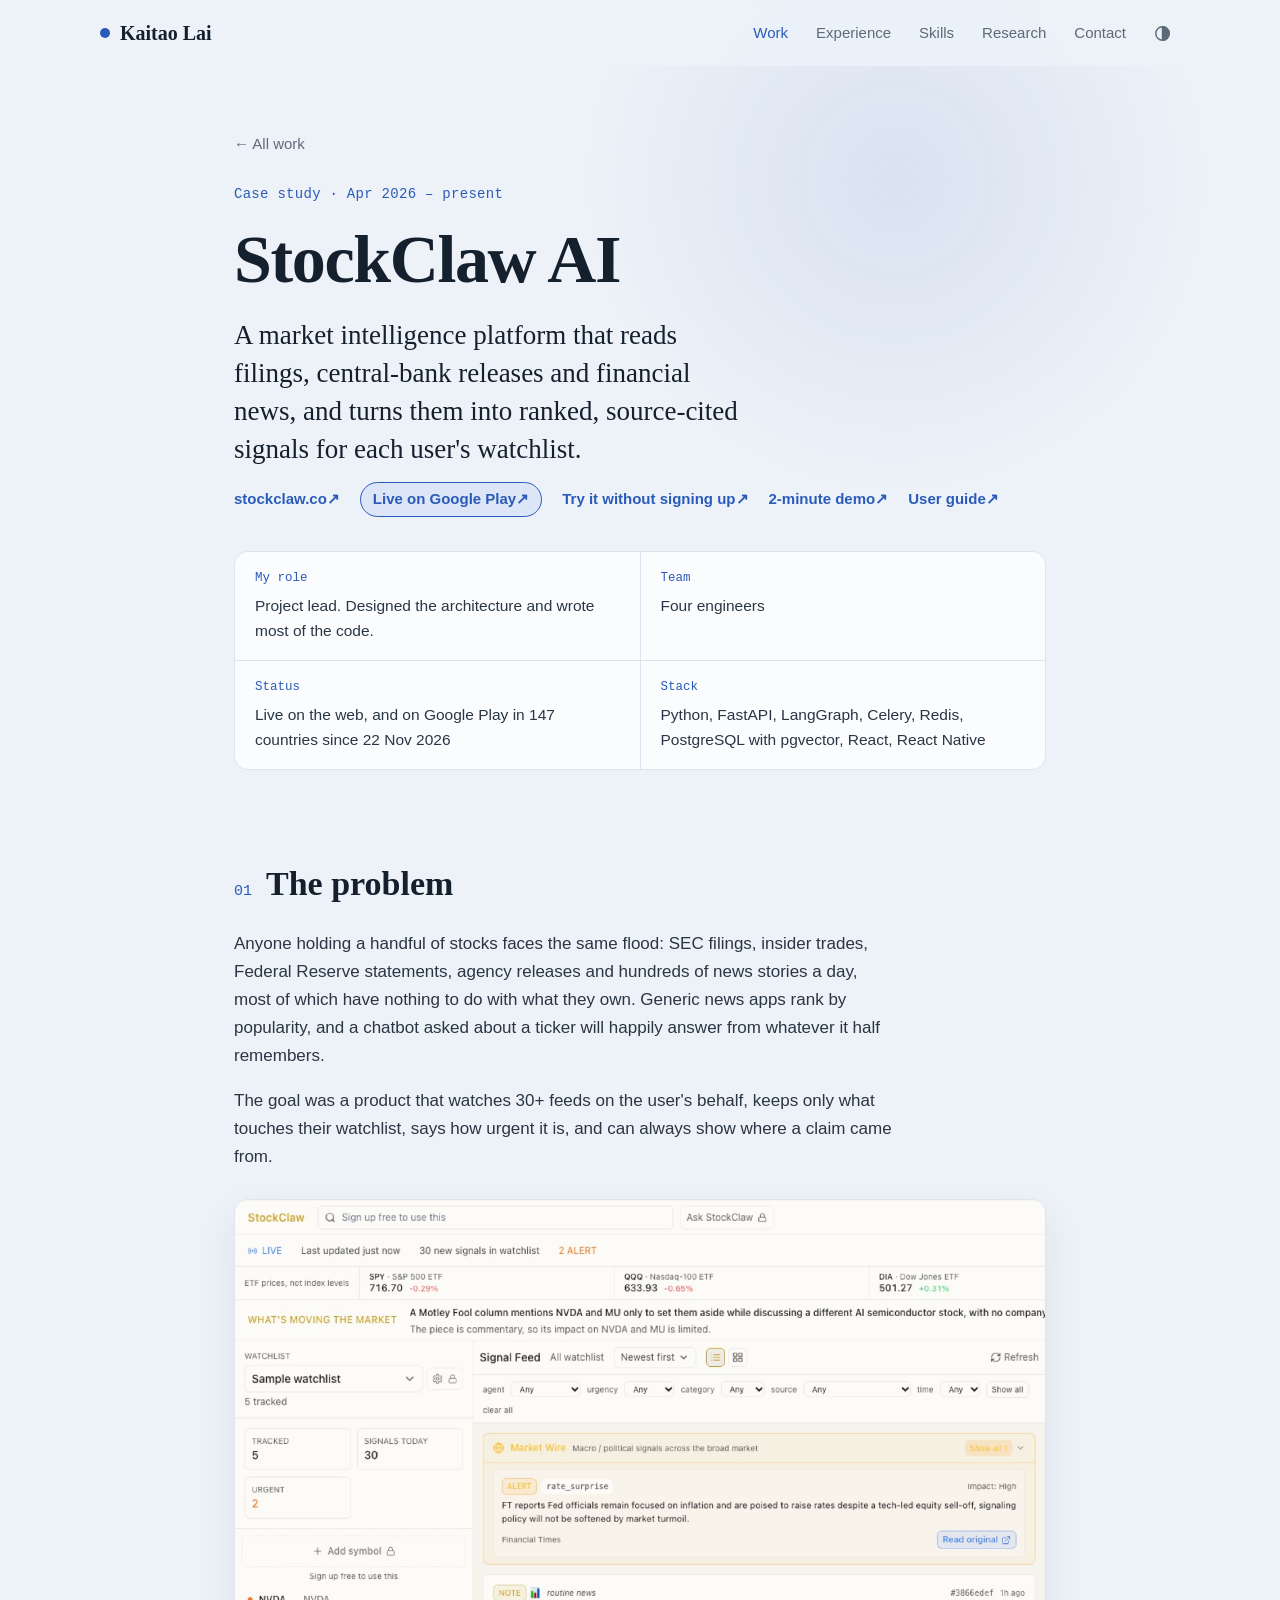
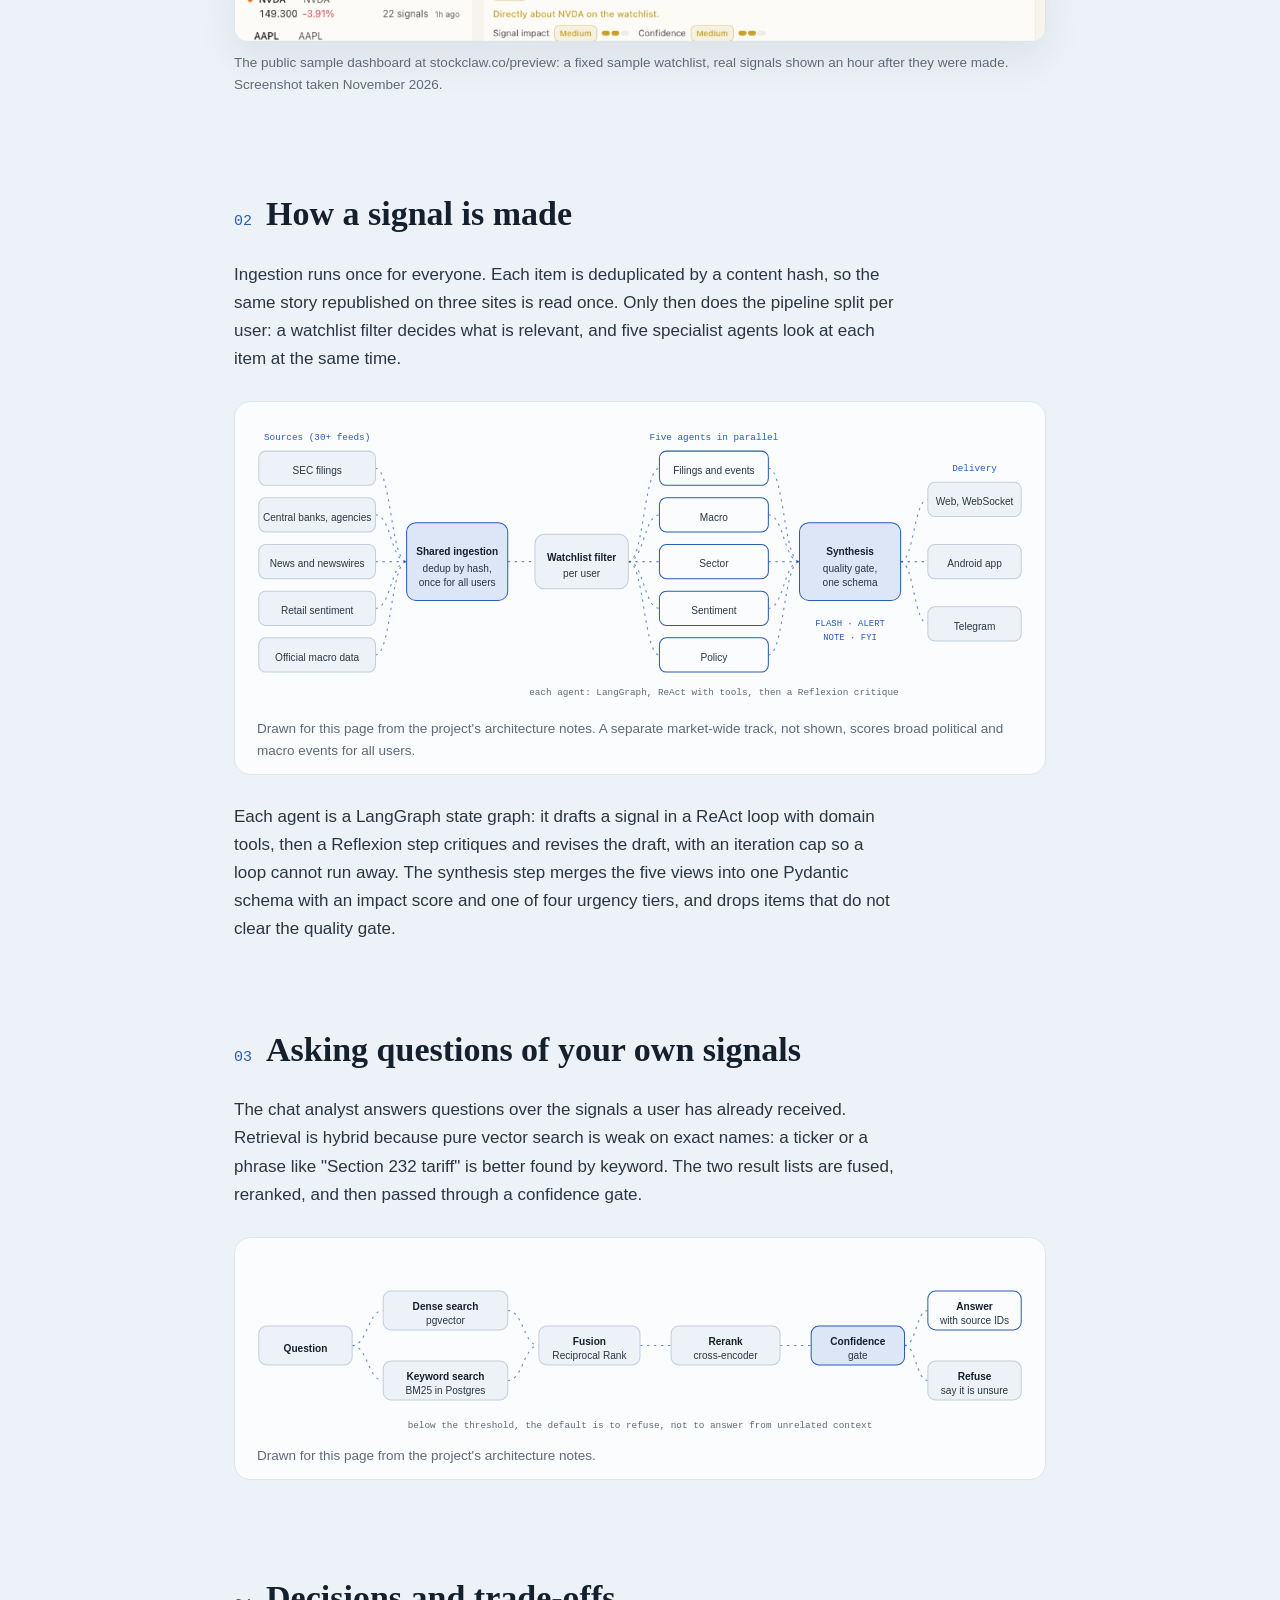
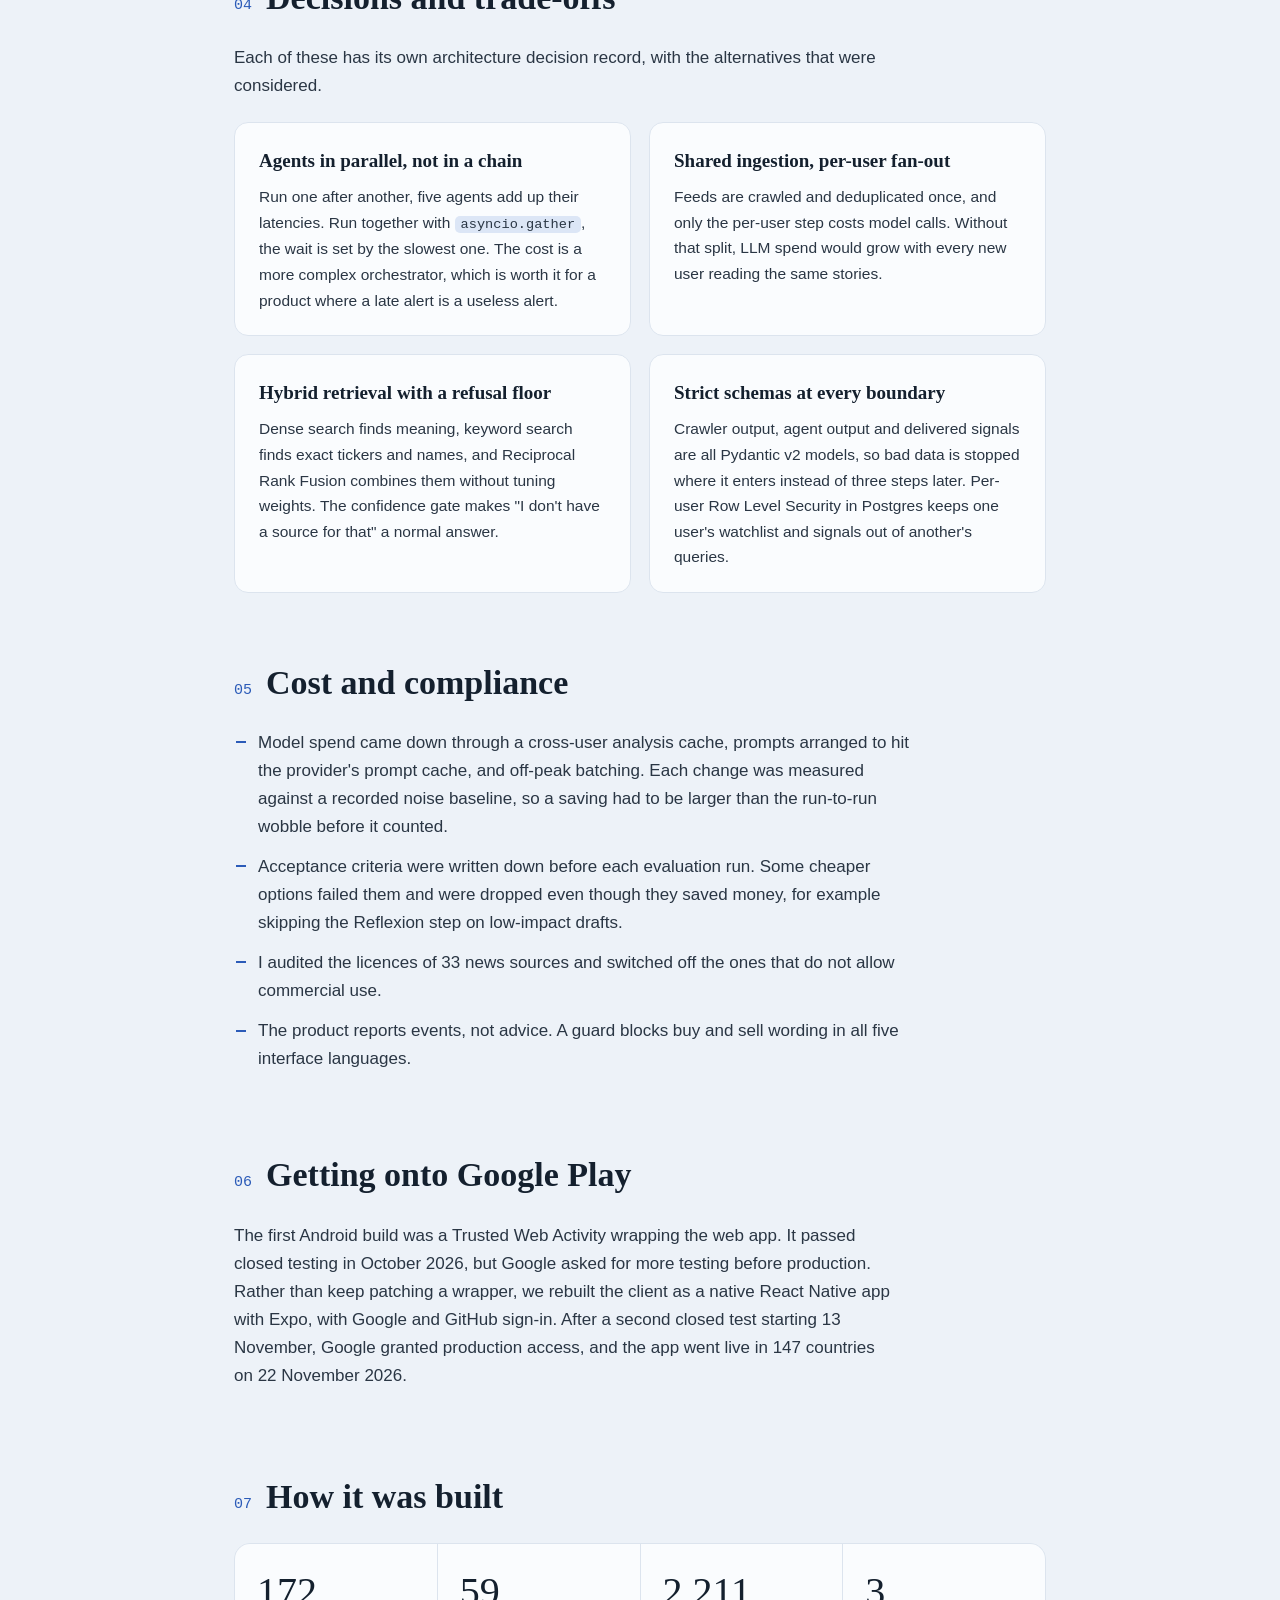
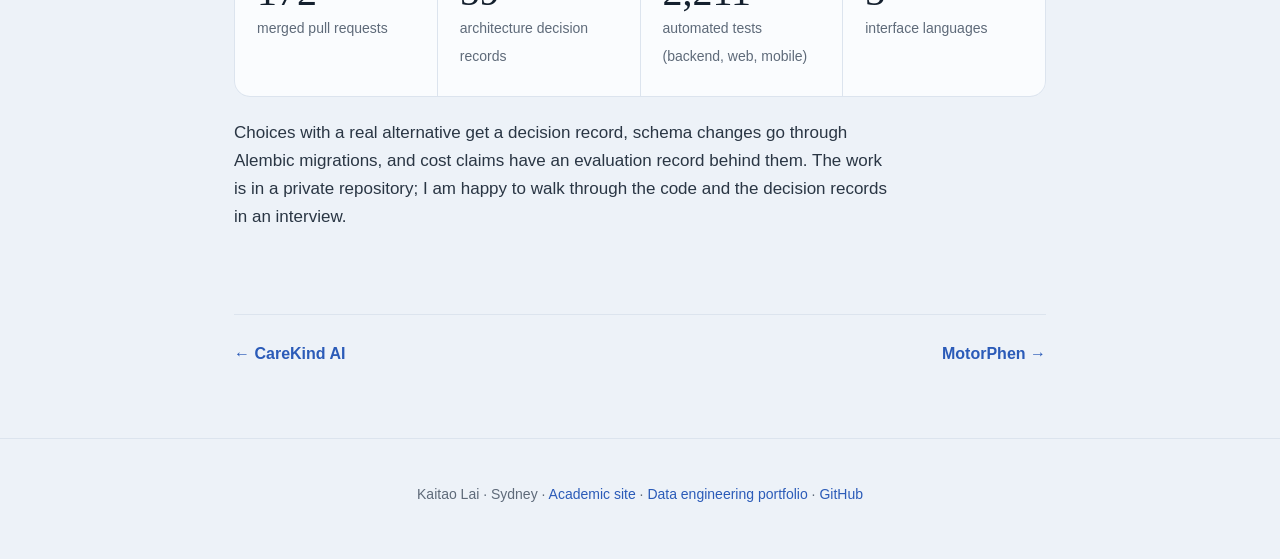
<file: stockclaw/index.html>
<!doctype html>
<html lang="en">
<head>
<meta charset="utf-8">
<meta name="viewport" content="width=device-width, initial-scale=1">
<title>StockClaw AI | Kaitao Lai</title>
<meta name="description" content="Case study: StockClaw AI, a multi-agent market intelligence platform with cited signals, hybrid retrieval and a native Android app.">
<script>(function(){var p='system';try{p=localStorage.getItem('theme')||'system'}catch(e){}if(p!=='light'&&p!=='dark')p='system';var d=p==='dark'||(p==='system'&&window.matchMedia&&matchMedia('(prefers-color-scheme: dark)').matches);var r=document.documentElement;r.setAttribute('data-pref',p);r.setAttribute('data-theme',d?'dark':'light')})();</script>
<link rel="stylesheet" href="../assets/css/style.css?v=9">
</head>
<body class="case">

<div class="spotlight" aria-hidden="true"></div>

<header class="nav" id="nav">
  <a class="brand" href="../"><span class="dot"></span>Kaitao Lai</a>
  <button class="menu-btn" id="menuBtn" aria-label="Menu" aria-expanded="false"><span></span><span></span></button>
  <nav id="menu">
    <a class="active" href="../#work">Work</a>
    <a href="../#experience">Experience</a>
    <a href="../#skills">Skills</a>
    <a href="../#research">Research</a>
    <a href="../#contact">Contact</a>
  </nav>
  <button class="theme-btn" id="themeBtn" type="button" aria-label="Colour theme: system" title="Colour theme: system">
    <svg class="i-system" viewBox="0 0 24 24" fill="none" stroke="currentColor" stroke-width="1.8" aria-hidden="true"><circle cx="12" cy="12" r="8.5"/><path d="M12 3.5a8.5 8.5 0 0 1 0 17z" fill="currentColor"/></svg>
    <svg class="i-light" viewBox="0 0 24 24" fill="none" stroke="currentColor" stroke-width="1.8" stroke-linecap="round" aria-hidden="true"><circle cx="12" cy="12" r="4"/><path d="M12 2.5v2.2M12 19.3v2.2M2.5 12h2.2M19.3 12h2.2M5.3 5.3l1.6 1.6M17.1 17.1l1.6 1.6M5.3 18.7l1.6-1.6M17.1 6.9l1.6-1.6"/></svg>
    <svg class="i-dark" viewBox="0 0 24 24" fill="none" stroke="currentColor" stroke-width="1.8" stroke-linejoin="round" aria-hidden="true"><path d="M20 14.5A8 8 0 0 1 9.5 4a8 8 0 1 0 10.5 10.5z"/></svg>
  </button>
</header>

<main>

  <section class="case-hero">
    <a class="back load" style="--i:0" href="../#work"><span>←</span> All work</a>
    <p class="eyebrow load" style="--i:1">Case study · Apr 2026 – present</p>
    <h1 class="load" style="--i:2">StockClaw AI</h1>
    <p class="lede load" style="--i:3">A market intelligence platform that reads filings, central-bank releases and financial news, and turns them into ranked, source-cited signals for each user's watchlist.</p>
    <p class="links load" style="--i:4"><a href="https://stockclaw.co/">stockclaw.co</a><a class="primary" href="https://play.google.com/store/apps/details?id=co.stockclaw.app">Live on Google Play</a><a href="https://stockclaw.co/preview">Try it without signing up</a><a href="https://youtu.be/9xt7j5bKW4A">2-minute demo</a><a href="https://docs.stockclaw.co/">User guide</a></p>

    <dl class="meta load" style="--i:5">
      <div><dt>My role</dt><dd>Project lead. Designed the architecture and wrote most of the code.</dd></div>
      <div><dt>Team</dt><dd>Four engineers</dd></div>
      <div><dt>Status</dt><dd>Live on the web, and on Google Play in 147 countries since 22 Nov 2026</dd></div>
      <div><dt>Stack</dt><dd>Python, FastAPI, LangGraph, Celery, Redis, PostgreSQL with pgvector, React, React Native</dd></div>
    </dl>
  </section>

  <section class="case-sec reveal">
    <h2><span class="sec-num">01</span>The problem</h2>
    <p>Anyone holding a handful of stocks faces the same flood: SEC filings, insider trades, Federal Reserve statements, agency releases and hundreds of news stories a day, most of which have nothing to do with what they own. Generic news apps rank by popularity, and a chatbot asked about a ticker will happily answer from whatever it half remembers.</p>
    <p>The goal was a product that watches 30+ feeds on the user's behalf, keeps only what touches their watchlist, says how urgent it is, and can always show where a claim came from.</p>
    <figure class="shot">
      <img src="../assets/img/stockclaw.jpg" alt="StockClaw dashboard: watchlist, ETF strip, a Market Wire alert citing its source, and the signal feed with urgency and confidence." loading="lazy">
      <figcaption>The public sample dashboard at stockclaw.co/preview: a fixed sample watchlist, real signals shown an hour after they were made. Screenshot taken November 2026.</figcaption>
    </figure>
  </section>

  <section class="case-sec reveal">
    <h2><span class="sec-num">02</span>How a signal is made</h2>
    <p>Ingestion runs once for everyone. Each item is deduplicated by a content hash, so the same story republished on three sites is read once. Only then does the pipeline split per user: a watchlist filter decides what is relevant, and five specialist agents look at each item at the same time.</p>

    <figure class="diagram">
      <div class="diagram-scroll">
      <svg viewBox="0 0 1000 370" role="img" aria-label="Pipeline: sources feed shared ingestion, then a per-user watchlist filter, five agents in parallel, a synthesis step and delivery to web, app and Telegram.">
        <g class="grp">
          <text x="85" y="22">Sources (30+ feeds)</text>
          <text x="595" y="22">Five agents in parallel</text>
          <text x="930" y="62">Delivery</text>
        </g>
        <!-- edges -->
        <g class="edge">
          <path d="M160 62 C180 62 180 182 200 182"/><path d="M160 122 C180 122 180 182 200 182"/><path d="M160 182 L200 182"/>
          <path d="M160 242 C180 242 180 182 200 182"/><path d="M160 302 C180 302 180 182 200 182"/>
          <path d="M330 182 L365 182"/>
          <path d="M485 182 C505 182 505 62 525 62"/><path d="M485 182 C505 182 505 122 525 122"/><path d="M485 182 L525 182"/>
          <path d="M485 182 C505 182 505 242 525 242"/><path d="M485 182 C505 182 505 302 525 302"/>
          <path d="M665 62 C685 62 685 182 705 182"/><path d="M665 122 C685 122 685 182 705 182"/><path d="M665 182 L705 182"/>
          <path d="M665 242 C685 242 685 182 705 182"/><path d="M665 302 C685 302 685 182 705 182"/>
          <path d="M835 182 C852 182 852 102 870 102"/><path d="M835 182 L870 182"/><path d="M835 182 C852 182 852 262 870 262"/>
        </g>
        <!-- sources -->
        <g class="box">
          <rect x="10" y="40" width="150" height="44" rx="9"/><text x="85" y="66">SEC filings</text>
          <rect x="10" y="100" width="150" height="44" rx="9"/><text x="85" y="126">Central banks, agencies</text>
          <rect x="10" y="160" width="150" height="44" rx="9"/><text x="85" y="186">News and newswires</text>
          <rect x="10" y="220" width="150" height="44" rx="9"/><text x="85" y="246">Retail sentiment</text>
          <rect x="10" y="280" width="150" height="44" rx="9"/><text x="85" y="306">Official macro data</text>
        </g>
        <g class="box key">
          <rect x="200" y="132" width="130" height="100" rx="12"/>
          <text x="265" y="170" class="b">Shared ingestion</text><text x="265" y="192">dedup by hash,</text><text x="265" y="210">once for all users</text>
        </g>
        <g class="box">
          <rect x="365" y="147" width="120" height="70" rx="12"/>
          <text x="425" y="178" class="b">Watchlist filter</text><text x="425" y="198">per user</text>
        </g>
        <g class="box agent">
          <rect x="525" y="40" width="140" height="44" rx="9"/><text x="595" y="66">Filings and events</text>
          <rect x="525" y="100" width="140" height="44" rx="9"/><text x="595" y="126">Macro</text>
          <rect x="525" y="160" width="140" height="44" rx="9"/><text x="595" y="186">Sector</text>
          <rect x="525" y="220" width="140" height="44" rx="9"/><text x="595" y="246">Sentiment</text>
          <rect x="525" y="280" width="140" height="44" rx="9"/><text x="595" y="306">Policy</text>
        </g>
        <g class="box key">
          <rect x="705" y="132" width="130" height="100" rx="12"/>
          <text x="770" y="170" class="b">Synthesis</text><text x="770" y="192">quality gate,</text><text x="770" y="210">one schema</text>
        </g>
        <g class="box">
          <rect x="870" y="80" width="120" height="44" rx="9"/><text x="930" y="106">Web, WebSocket</text>
          <rect x="870" y="160" width="120" height="44" rx="9"/><text x="930" y="186">Android app</text>
          <rect x="870" y="240" width="120" height="44" rx="9"/><text x="930" y="266">Telegram</text>
        </g>
        <g class="tiers">
          <text x="770" y="262">FLASH · ALERT</text><text x="770" y="280">NOTE · FYI</text>
        </g>
        <text class="note" x="595" y="350">each agent: LangGraph, ReAct with tools, then a Reflexion critique</text>
      </svg>
      </div>
      <figcaption>Drawn for this page from the project's architecture notes. A separate market-wide track, not shown, scores broad political and macro events for all users.</figcaption>
    </figure>

    <p>Each agent is a LangGraph state graph: it drafts a signal in a ReAct loop with domain tools, then a Reflexion step critiques and revises the draft, with an iteration cap so a loop cannot run away. The synthesis step merges the five views into one Pydantic schema with an impact score and one of four urgency tiers, and drops items that do not clear the quality gate.</p>
  </section>

  <section class="case-sec reveal">
    <h2><span class="sec-num">03</span>Asking questions of your own signals</h2>
    <p>The chat analyst answers questions over the signals a user has already received. Retrieval is hybrid because pure vector search is weak on exact names: a ticker or a phrase like "Section 232 tariff" is better found by keyword. The two result lists are fused, reranked, and then passed through a confidence gate.</p>

    <figure class="diagram">
      <div class="diagram-scroll">
      <svg viewBox="0 0 1000 230" role="img" aria-label="Retrieval: a question goes to dense and keyword search, results are fused with Reciprocal Rank Fusion, reranked by a cross-encoder, then a confidence gate either answers with cited sources or refuses.">
        <g class="edge">
          <path d="M130 115 C150 115 150 70 170 70"/><path d="M130 115 C150 115 150 160 170 160"/>
          <path d="M330 70 C350 70 350 115 370 115"/><path d="M330 160 C350 160 350 115 370 115"/>
          <path d="M500 115 L540 115"/><path d="M680 115 L720 115"/>
          <path d="M840 115 C855 115 855 70 870 70"/><path d="M840 115 C855 115 855 160 870 160"/>
        </g>
        <g class="box"><rect x="10" y="90" width="120" height="50" rx="10"/><text x="70" y="120" class="b">Question</text></g>
        <g class="box">
          <rect x="170" y="45" width="160" height="50" rx="10"/><text x="250" y="66" class="b">Dense search</text><text x="250" y="84">pgvector</text>
          <rect x="170" y="135" width="160" height="50" rx="10"/><text x="250" y="156" class="b">Keyword search</text><text x="250" y="174">BM25 in Postgres</text>
        </g>
        <g class="box"><rect x="370" y="90" width="130" height="50" rx="10"/><text x="435" y="111" class="b">Fusion</text><text x="435" y="129">Reciprocal Rank</text></g>
        <g class="box"><rect x="540" y="90" width="140" height="50" rx="10"/><text x="610" y="111" class="b">Rerank</text><text x="610" y="129">cross-encoder</text></g>
        <g class="box key"><rect x="720" y="90" width="120" height="50" rx="10"/><text x="780" y="111" class="b">Confidence</text><text x="780" y="129">gate</text></g>
        <g class="box agent"><rect x="870" y="45" width="120" height="50" rx="10"/><text x="930" y="66" class="b">Answer</text><text x="930" y="84">with source IDs</text></g>
        <g class="box"><rect x="870" y="135" width="120" height="50" rx="10"/><text x="930" y="156" class="b">Refuse</text><text x="930" y="174">say it is unsure</text></g>
        <text class="note" x="500" y="218">below the threshold, the default is to refuse, not to answer from unrelated context</text>
      </svg>
      </div>
      <figcaption>Drawn for this page from the project's architecture notes.</figcaption>
    </figure>
  </section>

  <section class="case-sec reveal">
    <h2><span class="sec-num">04</span>Decisions and trade-offs</h2>
    <p>Each of these has its own architecture decision record, with the alternatives that were considered.</p>
    <div class="decisions">
      <div class="decision reveal">
        <h3>Agents in parallel, not in a chain</h3>
        <p>Run one after another, five agents add up their latencies. Run together with <code>asyncio.gather</code>, the wait is set by the slowest one. The cost is a more complex orchestrator, which is worth it for a product where a late alert is a useless alert.</p>
      </div>
      <div class="decision reveal">
        <h3>Shared ingestion, per-user fan-out</h3>
        <p>Feeds are crawled and deduplicated once, and only the per-user step costs model calls. Without that split, LLM spend would grow with every new user reading the same stories.</p>
      </div>
      <div class="decision reveal">
        <h3>Hybrid retrieval with a refusal floor</h3>
        <p>Dense search finds meaning, keyword search finds exact tickers and names, and Reciprocal Rank Fusion combines them without tuning weights. The confidence gate makes "I don't have a source for that" a normal answer.</p>
      </div>
      <div class="decision reveal">
        <h3>Strict schemas at every boundary</h3>
        <p>Crawler output, agent output and delivered signals are all Pydantic v2 models, so bad data is stopped where it enters instead of three steps later. Per-user Row Level Security in Postgres keeps one user's watchlist and signals out of another's queries.</p>
      </div>
    </div>
  </section>

  <section class="case-sec reveal">
    <h2><span class="sec-num">05</span>Cost and compliance</h2>
    <ul class="ticks">
      <li>Model spend came down through a cross-user analysis cache, prompts arranged to hit the provider's prompt cache, and off-peak batching. Each change was measured against a recorded noise baseline, so a saving had to be larger than the run-to-run wobble before it counted.</li>
      <li>Acceptance criteria were written down before each evaluation run. Some cheaper options failed them and were dropped even though they saved money, for example skipping the Reflexion step on low-impact drafts.</li>
      <li>I audited the licences of 33 news sources and switched off the ones that do not allow commercial use.</li>
      <li>The product reports events, not advice. A guard blocks buy and sell wording in all five interface languages.</li>
    </ul>
  </section>

  <section class="case-sec reveal">
    <h2><span class="sec-num">06</span>Getting onto Google Play</h2>
    <p>The first Android build was a Trusted Web Activity wrapping the web app. It passed closed testing in October 2026, but Google asked for more testing before production. Rather than keep patching a wrapper, we rebuilt the client as a native React Native app with Expo, with Google and GitHub sign-in. After a second closed test starting 13 November, Google granted production access, and the app went live in 147 countries on 22 November 2026.</p>
  </section>

  <section class="case-sec reveal">
    <h2><span class="sec-num">07</span>How it was built</h2>
    <div class="stats case-stats">
      <div class="stat"><span class="num" data-to="277">0</span><span class="lbl">merged pull requests</span></div>
      <div class="stat"><span class="num" data-to="99">0</span><span class="lbl">architecture decision records</span></div>
      <div class="stat"><span class="num" data-to="3700" data-plus="1">0</span><span class="lbl">automated tests (backend, web, mobile)</span></div>
      <div class="stat"><span class="num" data-to="5">0</span><span class="lbl">interface languages</span></div>
    </div>
    <p>Choices with a real alternative get a decision record, schema changes go through Alembic migrations, and cost claims have an evaluation record behind them. The work is in a private repository; I am happy to walk through the code and the decision records in an interview.</p>
  </section>

  <nav class="case-next reveal">
    <a href="../carekind/"><span>←</span> CareKind AI</a>
    <a href="../motorphen/">MotorPhen <span>→</span></a>
  </nav>

</main>

<footer class="foot">
  <p>Kaitao Lai · Sydney · <a href="https://kaitaolai.github.io/">Academic site</a> · <a href="https://kaitaolai.github.io/data/">Data engineering portfolio</a> · <a href="https://github.com/taowis">GitHub</a></p>
</footer>

<script src="../assets/js/main.js?v=9"></script>
</body>
</html>
</file>
<file: assets/css/style.css>
:root {
  --bg: #EDF2F8;
  --surface: #FAFCFE;
  --ink: #14202E;
  --body-ink: #2A3644;
  --muted: #5E6A79;
  --accent: #2B5BB8;
  --accent-soft: #DCE6F6;
  --line: #DCE4EE;
  --edge-box: #C3CFDD;
  --glow: rgba(43, 91, 184, .10);
  --nav-bg: rgba(237, 242, 248, .85);
  --serif: Georgia, "Times New Roman", serif;
  --sans: ui-sans-serif, -apple-system, "Segoe UI", "Helvetica Neue", Arial, sans-serif;
  --mono: ui-monospace, "SF Mono", Menlo, Consolas, monospace;
  --ease: cubic-bezier(.2, .7, .2, 1);
  --w: 1080px;
  --on-accent: #fff;
  --shadow-rgb: 20, 32, 46;
  --bar: #B9C6D8;
  color-scheme: light;
}

* { box-sizing: border-box; }
html { scroll-behavior: smooth; scroll-padding-top: 80px; }
body {
  margin: 0; background: var(--bg); color: var(--body-ink);
  font-family: var(--sans); font-size: 17px; line-height: 1.65;
  -webkit-font-smoothing: antialiased;
}
a { color: var(--accent); text-decoration: none; }
a:hover { text-decoration: underline; text-underline-offset: 3px; }
h1, h2, h3, h4 { font-family: var(--serif); color: var(--ink); font-weight: 600; margin: 0; }
::selection { background: var(--accent-soft); }

/* mouse-following glow */
.spotlight {
  position: fixed; inset: 0; pointer-events: none; z-index: 0;
  background: radial-gradient(520px circle at var(--mx, 70%) var(--my, 20%),
              var(--glow), transparent 60%);
  transition: background .1s;
}

/* nav */
.nav {
  position: fixed; top: 0; left: 0; right: 0; z-index: 10; height: 66px;
  display: flex; align-items: center; justify-content: space-between;
  padding: 0 max(24px, calc((100vw - var(--w)) / 2));
  background: var(--nav-bg); backdrop-filter: blur(10px);
  transition: transform .35s var(--ease), box-shadow .35s;
}
.nav.hide { transform: translateY(-100%); }
.nav.shadow { box-shadow: 0 1px 0 var(--line), 0 8px 24px rgba(var(--shadow-rgb), .05); }
.brand { font-family: var(--serif); font-size: 20px; font-weight: 700; color: var(--ink); display: flex; align-items: center; gap: 10px; }
.brand:hover { text-decoration: none; }
.dot { width: 10px; height: 10px; border-radius: 50%; background: var(--accent); animation: pulse 2.6s infinite; }
@keyframes pulse { 0%,100% { box-shadow: 0 0 0 0 color-mix(in srgb, var(--accent) 45%, transparent); } 50% { box-shadow: 0 0 0 7px transparent; } }
.nav nav { display: flex; gap: 4px; }
.nav nav a { color: var(--muted); font-size: 15px; padding: 6px 12px; border-radius: 8px; transition: color .2s, background .2s; }
.nav nav a:hover { color: var(--ink); background: var(--accent-soft); text-decoration: none; }
.nav nav a.active { color: var(--accent); }
.menu-btn { display: none; }

main { position: relative; z-index: 1; max-width: var(--w); margin: 0 auto; padding: 0 24px; }

/* hero */
.hero {
  min-height: 100vh; display: grid; grid-template-columns: 1.15fr .85fr; gap: 48px;
  align-items: center; padding-top: 66px;
}
.eyebrow { font-family: var(--mono); font-size: 14px; color: var(--accent); margin: 0 0 18px; letter-spacing: .02em; }
.hero h1 { font-size: clamp(48px, 7vw, 84px); line-height: 1.02; letter-spacing: -.02em; }
.lede { font-family: var(--serif); font-size: clamp(21px, 2.3vw, 27px); line-height: 1.4; color: var(--ink); margin: 22px 0 14px; max-width: 30ch; }
.sub { color: var(--muted); max-width: 52ch; margin: 0 0 30px; }
.hero-cta { display: flex; flex-wrap: wrap; gap: 12px; }
.btn {
  display: inline-block; padding: 12px 22px; border-radius: 10px; font-size: 15px; font-weight: 600;
  background: var(--accent); color: var(--on-accent); border: 1px solid var(--accent);
  transition: transform .25s var(--ease), box-shadow .25s, background .25s;
}
.btn:hover { text-decoration: none; transform: translateY(-3px); box-shadow: 0 10px 22px color-mix(in srgb, var(--accent) 28%, transparent); }
.btn.ghost { background: transparent; color: var(--accent); }
.btn.ghost:hover { background: var(--accent-soft); box-shadow: none; }
.btn.big { padding: 16px 30px; font-size: 16px; }

.hero-art { position: relative; }
#graph { width: 100%; aspect-ratio: 1 / 1; display: block; }
.art-label { font-family: var(--mono); font-size: 12.5px; color: var(--muted); text-align: center; margin: 6px 0 0; }

/* page-load stagger */
.load { opacity: 0; transform: translateY(18px); animation: up .8s var(--ease) forwards; animation-delay: calc(var(--i) * 120ms + 100ms); }
@keyframes up { to { opacity: 1; transform: none; } }

/* scroll reveal */
.reveal { opacity: 0; transform: translateY(28px); transition: opacity .8s var(--ease), transform .8s var(--ease); }
.reveal.in { opacity: 1; transform: none; }

/* stats */
.stats {
  display: grid; grid-template-columns: repeat(4, 1fr); gap: 1px;
  background: var(--line); border: 1px solid var(--line); border-radius: 16px; overflow: hidden;
  margin-bottom: 40px;
}
.stat { background: var(--surface); padding: 26px 22px; }
.num { display: block; font-family: var(--serif); font-size: 40px; color: var(--ink); line-height: 1.1; }
.lbl { font-size: 14px; color: var(--muted); }

/* sections */
.block { padding: 90px 0 20px; }
.sec-title { font-size: clamp(30px, 4vw, 40px); display: flex; align-items: baseline; gap: 14px; margin-bottom: 36px; }
.sec-title::after { content: ""; flex: 1; height: 1px; background: var(--line); margin-left: 12px; transform: translateY(-8px); }
.sec-num { font-family: var(--mono); font-size: 15px; color: var(--accent); font-weight: 400; }
.sub-title { font-size: 24px; margin: 70px 0 22px; }

/* about */
.about { display: grid; grid-template-columns: 1.4fr .8fr; gap: 56px; align-items: start; }
.about-text p { margin: 0 0 16px; max-width: 62ch; }
.about-list { display: grid; grid-template-columns: repeat(2, minmax(160px, 220px)); gap: 6px 20px; padding: 0; margin: 4px 0 0; list-style: none; font-family: var(--mono); font-size: 14px; }
.about-list li { position: relative; padding-left: 18px; }
.about-list li::before { content: "▹"; position: absolute; left: 0; color: var(--accent); }
.portrait { position: relative; max-width: 300px; justify-self: center; width: 100%; }
.portrait-frame { position: relative; border-radius: 12px; }
.portrait-frame::after {
  content: ""; position: absolute; inset: 0; border: 2px solid var(--accent); border-radius: 12px;
  transform: translate(16px, 16px); z-index: -1; transition: transform .35s var(--ease);
}
.portrait-frame img {
  display: block; width: 100%; height: auto; aspect-ratio: 4 / 5; object-fit: cover; object-position: 50% 20%;
  border-radius: 12px; filter: saturate(.85) contrast(1.02); box-shadow: 0 16px 34px rgba(var(--shadow-rgb), .14);
  transition: transform .35s var(--ease), filter .35s, box-shadow .35s;
}
.portrait-frame::before {
  content: ""; position: absolute; inset: 0; border-radius: 12px; background: var(--accent); opacity: .16;
  mix-blend-mode: multiply; z-index: 1; pointer-events: none; transition: opacity .35s, transform .35s var(--ease);
}
.portrait:hover .portrait-frame img { transform: translate(-5px, -5px); filter: none; box-shadow: 0 22px 40px rgba(var(--shadow-rgb), .18); }
.portrait:hover .portrait-frame::before { opacity: 0; transform: translate(-5px, -5px); }
.portrait:hover .portrait-frame::after { transform: translate(10px, 10px); }

/* featured projects */
.features { display: grid; grid-template-columns: 1fr 1fr; gap: 22px; }
.feature {
  display: flex; flex-direction: column; color: var(--body-ink);
  background: var(--surface); border: 1px solid var(--line); border-radius: 18px;
  padding: 30px 30px 26px; position: relative; overflow: hidden;
  transition: transform .45s var(--ease), box-shadow .45s var(--ease), border-color .45s, opacity .8s var(--ease);
}
.feature::before {
  content: ""; position: absolute; left: 0; top: 0; bottom: 0; width: 4px; background: var(--accent);
  transform: scaleY(0); transform-origin: top; transition: transform .6s var(--ease);
}
.feature.in::before { transform: scaleY(1); transition-delay: .3s; }
.feature:hover { text-decoration: none; transform: translateY(-5px); box-shadow: 0 18px 40px rgba(var(--shadow-rgb), .07); border-color: var(--accent-soft); }
.media {
  margin: -30px -30px 22px; aspect-ratio: 16 / 9; overflow: hidden; background: var(--accent-soft);
  border-bottom: 1px solid var(--line);
}
.media img, .media svg { width: 100%; height: 100%; object-fit: cover; object-position: top left; display: block;
  transition: transform .8s var(--ease); }
.feature:hover .media img, .feature:hover .media svg { transform: scale(1.04); }
.media.contain img { object-fit: contain; object-position: center; background: var(--surface); }
.shot { margin: 28px 0; }
.shot img { width: 100%; display: block; border-radius: 14px; border: 1px solid var(--line); box-shadow: 0 18px 40px rgba(var(--shadow-rgb), .08); }
.shot figcaption { font-size: 13.5px; color: var(--muted); margin-top: 10px; }
.kicker { font-family: var(--mono); font-size: 13px; color: var(--accent); margin: 0 0 10px; }
.feature h3 { font-size: 27px; line-height: 1.15; transition: color .25s; }
a.feature:hover h3 { color: var(--accent); }
.tagline { font-family: var(--serif); font-size: 18px; color: var(--muted); margin: 8px 0 14px; }
.feature p { margin: 0 0 12px; }
.feature .tech { margin-top: auto; padding-top: 4px; }
.more { font-weight: 600; color: var(--accent); margin: 0 !important; }
.more span { display: inline-block; transition: transform .3s var(--ease); }
a.feature:hover .more span { transform: translateX(6px); }
.tech { font-family: var(--mono); font-size: 13px; color: var(--muted); }
.links { display: flex; flex-wrap: wrap; gap: 8px 20px; margin: 0 !important; }
.links a { font-weight: 600; font-size: 15px; }
.links a::after { content: " ↗"; display: inline-block; transition: transform .25s var(--ease); }
.links a:hover::after { transform: translate(3px, -3px); }
.links { align-items: center; }
.links a.primary { font-weight: 800; color: var(--accent); background: var(--accent-soft); border: 1px solid var(--accent); padding: 4px 12px; border-radius: 999px; transition: background .25s, color .25s, transform .25s var(--ease); }
.links a.primary:hover { background: var(--accent); color: var(--on-accent); text-decoration: none; transform: translateY(-2px); }

/* cards */
.cards { display: grid; grid-template-columns: repeat(3, 1fr); gap: 18px; }
.card {
  display: flex; flex-direction: column; background: var(--surface); border: 1px solid var(--line);
  border-radius: 14px; padding: 22px; color: var(--body-ink);
  transition: transform .35s var(--ease), box-shadow .35s, border-color .35s, opacity .8s var(--ease);
}
.card:hover { text-decoration: none; transform: translateY(-6px); box-shadow: 0 14px 30px rgba(var(--shadow-rgb), .08); border-color: var(--accent); }
.card-top { display: flex; justify-content: space-between; font-family: var(--mono); font-size: 12.5px; color: var(--muted); margin: 0 0 12px; }
.arrow { color: var(--accent); font-size: 18px; transition: transform .3s var(--ease); }
.card:hover .arrow { transform: translate(4px, -4px); }
.card h4 { font-size: 21px; margin-bottom: 8px; transition: color .25s; }
.card:hover h4 { color: var(--accent); }
.card p { font-size: 15.5px; margin: 0 0 12px; }
.card .tech { margin-top: auto; margin-bottom: 0; font-size: 12.5px; }
.cards .card:nth-child(3n+2) { transition-delay: 0s; }

/* timeline */
.timeline { list-style: none; margin: 0; padding: 0 0 0 30px; position: relative; }
.timeline::before { content: ""; position: absolute; left: 6px; top: 8px; bottom: 8px; width: 2px; background: var(--line); }
.timeline::after {
  content: ""; position: absolute; left: 6px; top: 8px; width: 2px; background: var(--accent);
  height: var(--progress, 0%); max-height: calc(100% - 16px); transition: height .15s linear;
}
.timeline li { position: relative; padding: 0 0 34px; }
.timeline li::before {
  content: ""; position: absolute; left: -30px; top: 7px; width: 14px; height: 14px; border-radius: 50%;
  background: var(--bg); border: 2px solid var(--accent); z-index: 1; transition: background .4s;
}
.timeline li.in::before { background: var(--accent); transition-delay: .25s; }
.when { font-family: var(--mono); font-size: 13px; color: var(--accent); margin: 0 0 4px; }
.timeline h3 { font-size: 21px; line-height: 1.3; margin-bottom: 6px; }
.timeline p { margin: 0; max-width: 72ch; }

/* skills */
.skills { display: grid; grid-template-columns: repeat(2, 1fr); gap: 26px 40px; }
.skill-group h3 { font-size: 19px; margin-bottom: 12px; }
.chips { display: flex; flex-wrap: wrap; gap: 8px; margin: 0; }
.chips span {
  font-size: 14px; padding: 5px 12px; border-radius: 999px; background: var(--surface);
  border: 1px solid var(--line); transition: transform .2s var(--ease), border-color .2s, color .2s;
}
.chips span:hover { transform: translateY(-2px); border-color: var(--accent); color: var(--accent); }

/* research */
.research p { max-width: 70ch; }
.certs { margin-top: 30px; background: var(--surface); border: 1px solid var(--line); border-left: 4px solid var(--accent); border-radius: 12px; padding: 22px 26px; }
.certs h3 { font-size: 19px; margin-bottom: 8px; }
.certs ul { margin: 0; padding-left: 20px; columns: 2; }
.muted { color: var(--muted); font-size: 14px; margin: 10px 0 0; }

/* contact */
.contact { text-align: center; padding-bottom: 80px; }
.contact .sec-title { justify-content: center; }
.contact .sec-title::after { display: none; }
.contact-line { font-family: var(--serif); font-size: 22px; color: var(--ink); max-width: 34ch; margin: 0 auto 30px; }

.foot { text-align: center; color: var(--muted); font-size: 14px; padding: 30px 24px 40px; border-top: 1px solid var(--line); position: relative; z-index: 1; }


/* case study pages */
.case main { max-width: 860px; }
.case-hero { padding: 130px 0 30px; }
.back { display: inline-block; font-size: 15px; color: var(--muted); margin-bottom: 26px; }
.back span { display: inline-block; transition: transform .3s var(--ease); }
.back:hover { color: var(--accent); text-decoration: none; }
.back:hover span { transform: translateX(-5px); }
.case-hero h1 { font-size: clamp(44px, 6vw, 68px); line-height: 1.05; letter-spacing: -.02em; }
.case-hero .lede { max-width: 38ch; }
.case-hero .links { margin: 6px 0 34px !important; }
.meta { display: grid; grid-template-columns: 1fr 1fr; gap: 1px; margin: 0; background: var(--line); border: 1px solid var(--line); border-radius: 14px; overflow: hidden; }
.meta div { background: var(--surface); padding: 16px 20px; }
.meta dt { font-family: var(--mono); font-size: 12.5px; color: var(--accent); margin-bottom: 4px; }
.meta dd { margin: 0; font-size: 15.5px; }
.case-sec { padding: 56px 0 6px; }
.case-sec h2 { font-size: clamp(26px, 3.4vw, 34px); display: flex; align-items: baseline; gap: 14px; margin-bottom: 18px; }
.case-sec p { max-width: 70ch; }
.case-sec code { font-family: var(--mono); font-size: .88em; background: var(--accent-soft); padding: 1px 6px; border-radius: 5px; }
.diagram { margin: 28px 0; background: var(--surface); border: 1px solid var(--line); border-radius: 16px; padding: 18px 16px 12px; }
.diagram-scroll { overflow-x: auto; }
.diagram svg { display: block; width: 100%; min-width: 720px; height: auto; }
.diagram figcaption { font-size: 13.5px; color: var(--muted); margin-top: 10px; padding: 0 6px; }
svg text { font-family: var(--sans); font-size: 13px; fill: var(--body-ink); text-anchor: middle; dominant-baseline: middle; }
svg text.b { font-weight: 700; fill: var(--ink); }
svg .grp text { font-family: var(--mono); font-size: 12px; fill: var(--accent); }
svg .note { font-family: var(--mono); font-size: 12px; fill: var(--muted); }
svg .tiers text { font-family: var(--mono); font-size: 11.5px; fill: var(--accent); }
svg .box rect { fill: var(--bg); stroke: var(--edge-box); stroke-width: 1.3; transition: fill .3s, stroke .3s; }
svg .box.key rect { fill: var(--accent-soft); stroke: var(--accent); }
svg .box.agent rect { fill: var(--surface); stroke: var(--accent); }
svg .edge path { fill: none; stroke: var(--accent); stroke-width: 1.4; stroke-dasharray: 3 6; opacity: .7; animation: flow 1.4s linear infinite; }
@keyframes flow { to { stroke-dashoffset: -18; } }
.decisions { display: grid; grid-template-columns: 1fr 1fr; gap: 18px; margin-top: 22px; }
.decision { background: var(--surface); border: 1px solid var(--line); border-radius: 14px; padding: 22px 24px; transition: transform .35s var(--ease), border-color .35s, box-shadow .35s, opacity .8s var(--ease); }
.decision:hover { transform: translateY(-4px); border-color: var(--accent); box-shadow: 0 14px 30px rgba(var(--shadow-rgb), .06); }
.decision h3 { font-size: 19px; margin-bottom: 8px; }
.decision p { font-size: 15.5px; margin: 0; }
.ticks { list-style: none; padding: 0; margin: 0; max-width: 72ch; }
.ticks li { position: relative; padding-left: 24px; margin-bottom: 12px; }
.ticks li::before { content: ""; position: absolute; left: 2px; top: .72em; width: 10px; height: 2px; background: var(--accent); }
.case-stats { margin: 8px 0 22px; }
.case-next { display: flex; justify-content: space-between; gap: 16px; margin: 60px 0 70px; padding-top: 26px; border-top: 1px solid var(--line); }
.case-next a { font-weight: 600; font-size: 16px; }
.case-next span { display: inline-block; transition: transform .3s var(--ease); }
.case-next a:first-child:hover span { transform: translateX(-5px); }
.case-next a:last-child:hover span { transform: translate(3px, -3px); }
@media (max-width: 720px) {
  .meta, .decisions { grid-template-columns: 1fr; }
  .case-hero { padding-top: 100px; }
}

/* bar chart */
svg .axis line { stroke: var(--edge-box); stroke-width: 1.2; }
svg .ticksx text { font-family: var(--mono); font-size: 15px; fill: var(--muted); }
svg .chance { stroke: var(--muted); stroke-width: 1.2; stroke-dasharray: 4 4; }
svg .lab { text-anchor: end; font-size: 17px; }
svg .bar { fill: var(--bar); transition: width 1.1s var(--ease); }
svg .bar.model { fill: var(--accent-soft); stroke: var(--accent); stroke-width: 1.2; }
svg .bar.win { fill: var(--accent); }
svg .ci { stroke: var(--ink); stroke-width: 1.6; opacity: .55; }
svg .val { text-anchor: end; font-family: var(--mono); font-size: 15px; font-weight: 700; fill: var(--ink); }
svg .bar.win ~ .val:last-of-type { fill: var(--on-accent); }

/* small screens */
@media (max-width: 880px) {
  .hero { grid-template-columns: 1fr; padding-top: 110px; min-height: auto; gap: 20px; }
  .hero-art { max-width: 380px; margin: 0 auto; }
  .stats { grid-template-columns: repeat(2, 1fr); }
  .features { grid-template-columns: 1fr; }
  .feature { padding: 26px; }
  .media { margin: -26px -26px 20px; }
  .cards { grid-template-columns: 1fr 1fr; }
  .skills { grid-template-columns: 1fr; }
  .about { grid-template-columns: 1fr; gap: 40px; }
  .portrait { max-width: 240px; }
  .menu-btn { display: flex; flex-direction: column; gap: 6px; background: none; border: 0; padding: 10px; cursor: pointer; }
  .menu-btn span { width: 24px; height: 2px; background: var(--ink); transition: transform .3s; }
  .menu-btn[aria-expanded="true"] span:first-child { transform: translateY(4px) rotate(45deg); }
  .menu-btn[aria-expanded="true"] span:last-child { transform: translateY(-4px) rotate(-45deg); }
  .nav nav {
    position: fixed; top: 66px; right: 0; left: 0; flex-direction: column; padding: 16px 24px 24px;
    background: var(--bg); border-bottom: 1px solid var(--line);
    transform: translateY(-12px); opacity: 0; pointer-events: none; transition: .3s var(--ease);
  }
  .nav nav.open { transform: none; opacity: 1; pointer-events: auto; }
}
@media (max-width: 560px) {
  .cards { grid-template-columns: 1fr; }
  .certs ul { columns: 1; }
}

@media (prefers-reduced-motion: reduce) {
  *, *::before, *::after { animation: none !important; transition: none !important; }
  .load, .reveal { opacity: 1; transform: none; }
  html { scroll-behavior: auto; }
}

/* dark theme: set on <html> by the script in each page's head, from the toggle or the system setting */
:root[data-theme="dark"] {
  --bg: #0F1620;
  --surface: #162030;
  --ink: #E6EDF5;
  --body-ink: #C5CFDB;
  --muted: #8F9BAA;
  --accent: #7AA5EE;
  --accent-soft: #1E2E48;
  --line: #243244;
  --edge-box: #3B4C61;
  --glow: rgba(122, 165, 238, .10);
  --nav-bg: rgba(15, 22, 32, .85);
  --on-accent: #0F1620;
  --shadow-rgb: 0, 0, 0;
  --bar: #34475F;
  color-scheme: dark;
}
:root[data-theme="dark"] .portrait-frame img { filter: saturate(.8) brightness(.92); }
:root.theme-anim, :root.theme-anim * { transition: background-color .3s, color .3s, border-color .3s, fill .3s, stroke .3s !important; }

/* theme toggle */
.theme-btn {
  display: grid; place-items: center; width: 36px; height: 36px; margin-left: 6px; padding: 0;
  background: none; border: 0; border-radius: 8px; color: var(--muted); cursor: pointer; transition: color .2s, background .2s;
}
.theme-btn:hover { color: var(--ink); background: var(--accent-soft); }
.theme-btn svg { width: 19px; height: 19px; display: none; }
:root[data-pref="system"] .theme-btn .i-system, :root[data-pref="light"] .theme-btn .i-light, :root[data-pref="dark"] .theme-btn .i-dark { display: block; }
.nav nav { margin-left: auto; }
@media (max-width: 880px) {
  .theme-btn { margin-left: auto; }
  .menu-btn { order: 3; }
}
</file>
